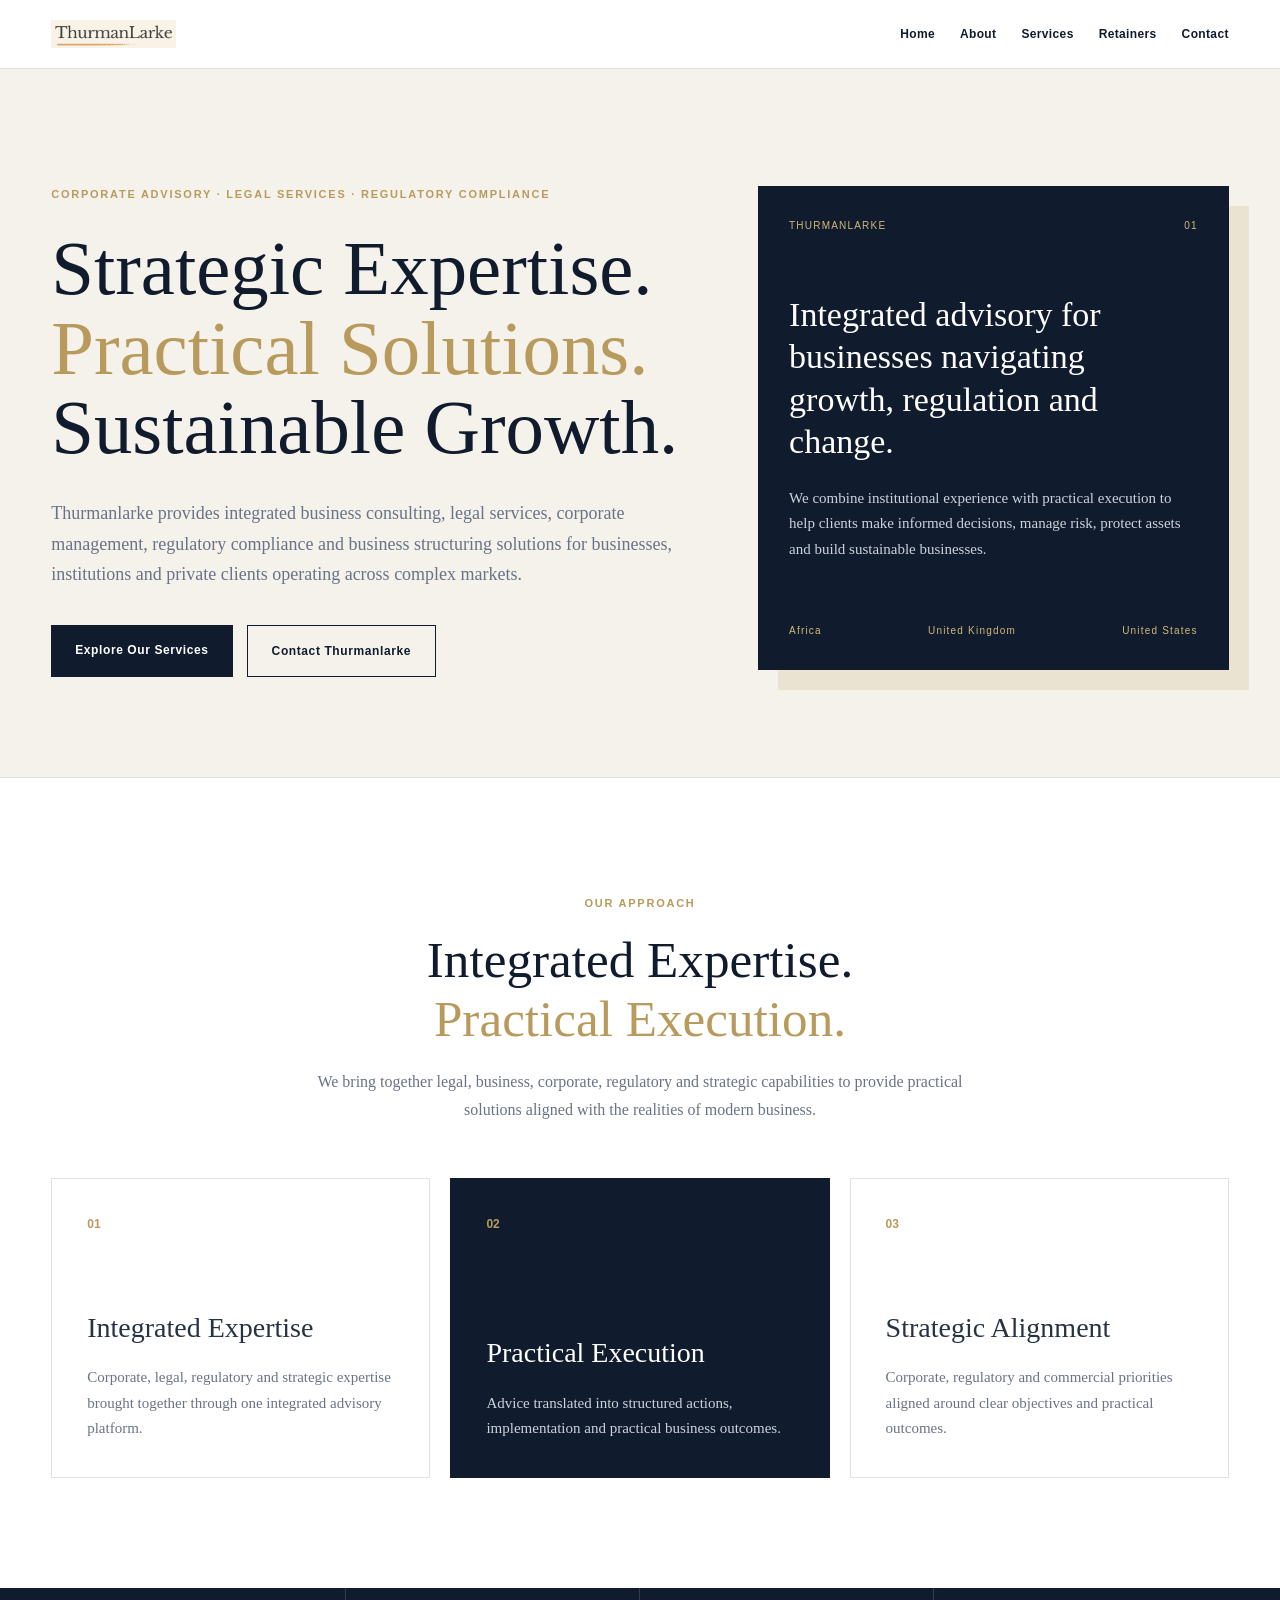
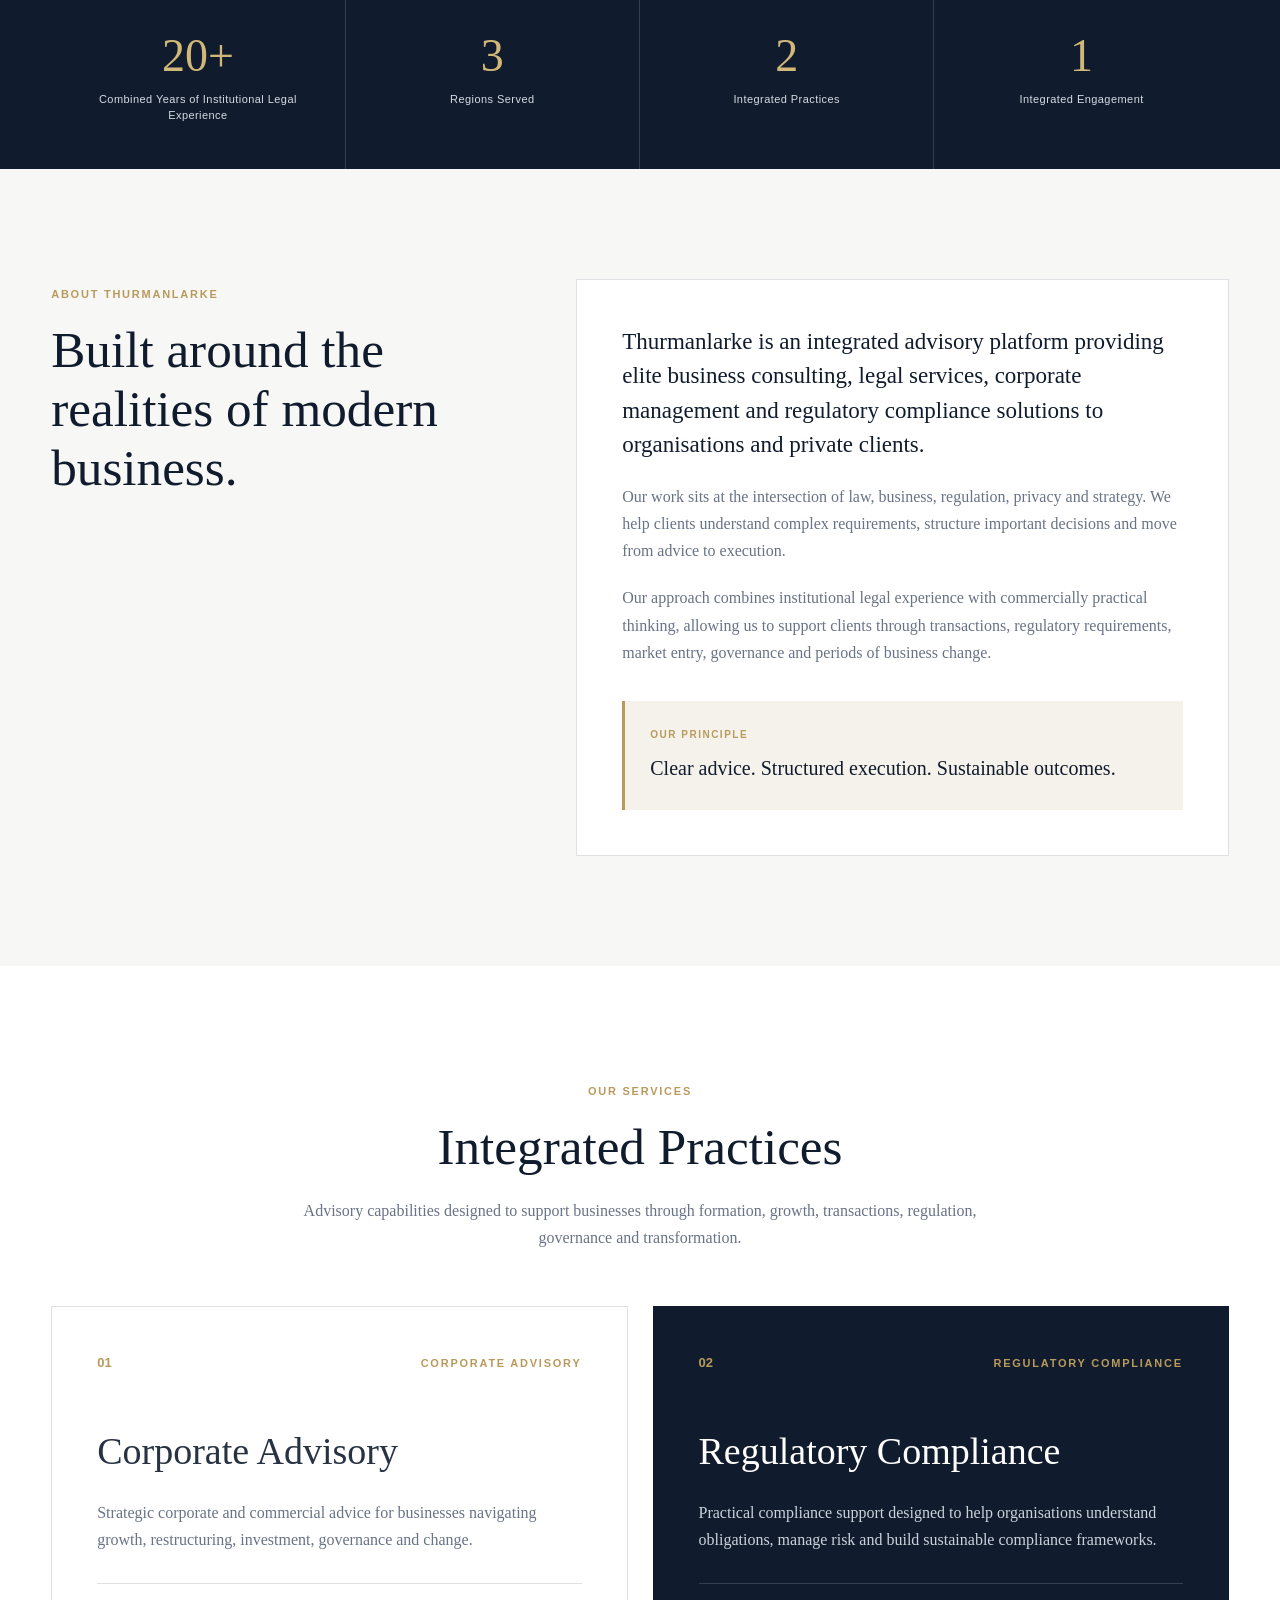
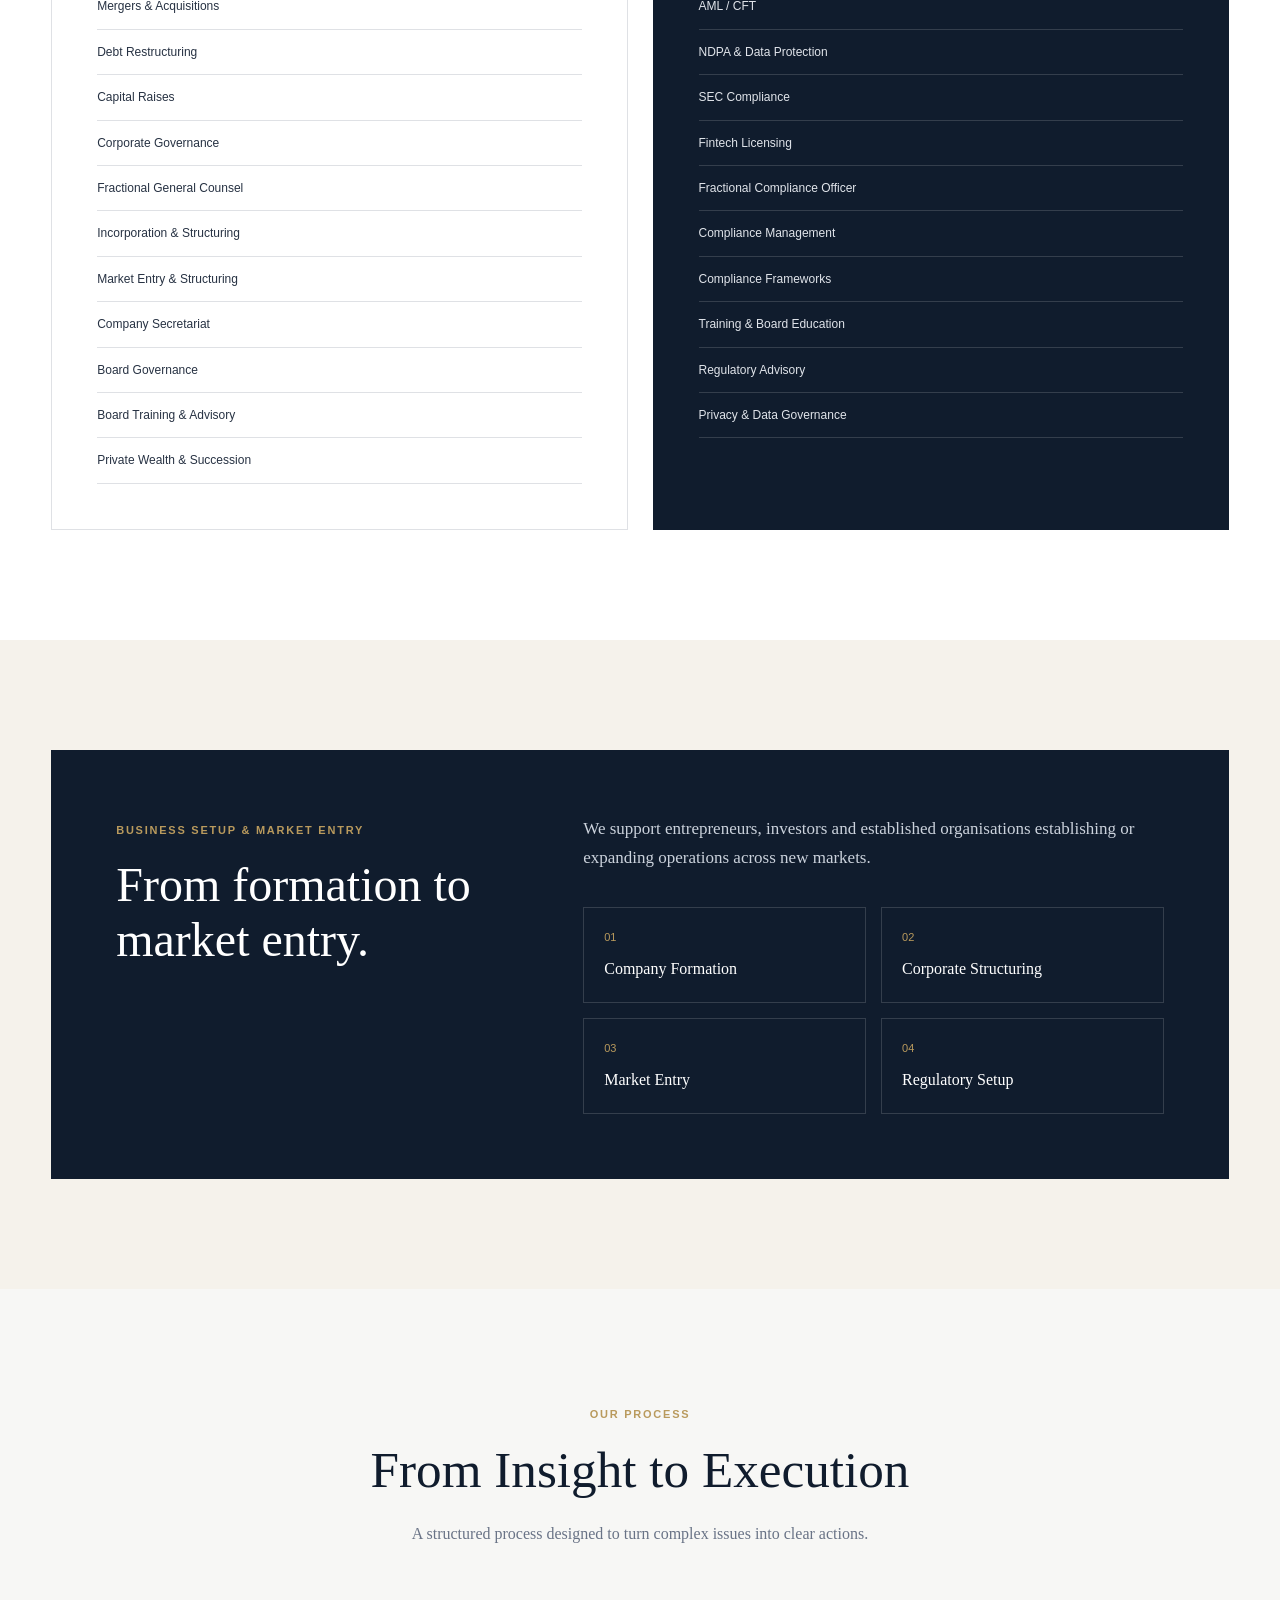
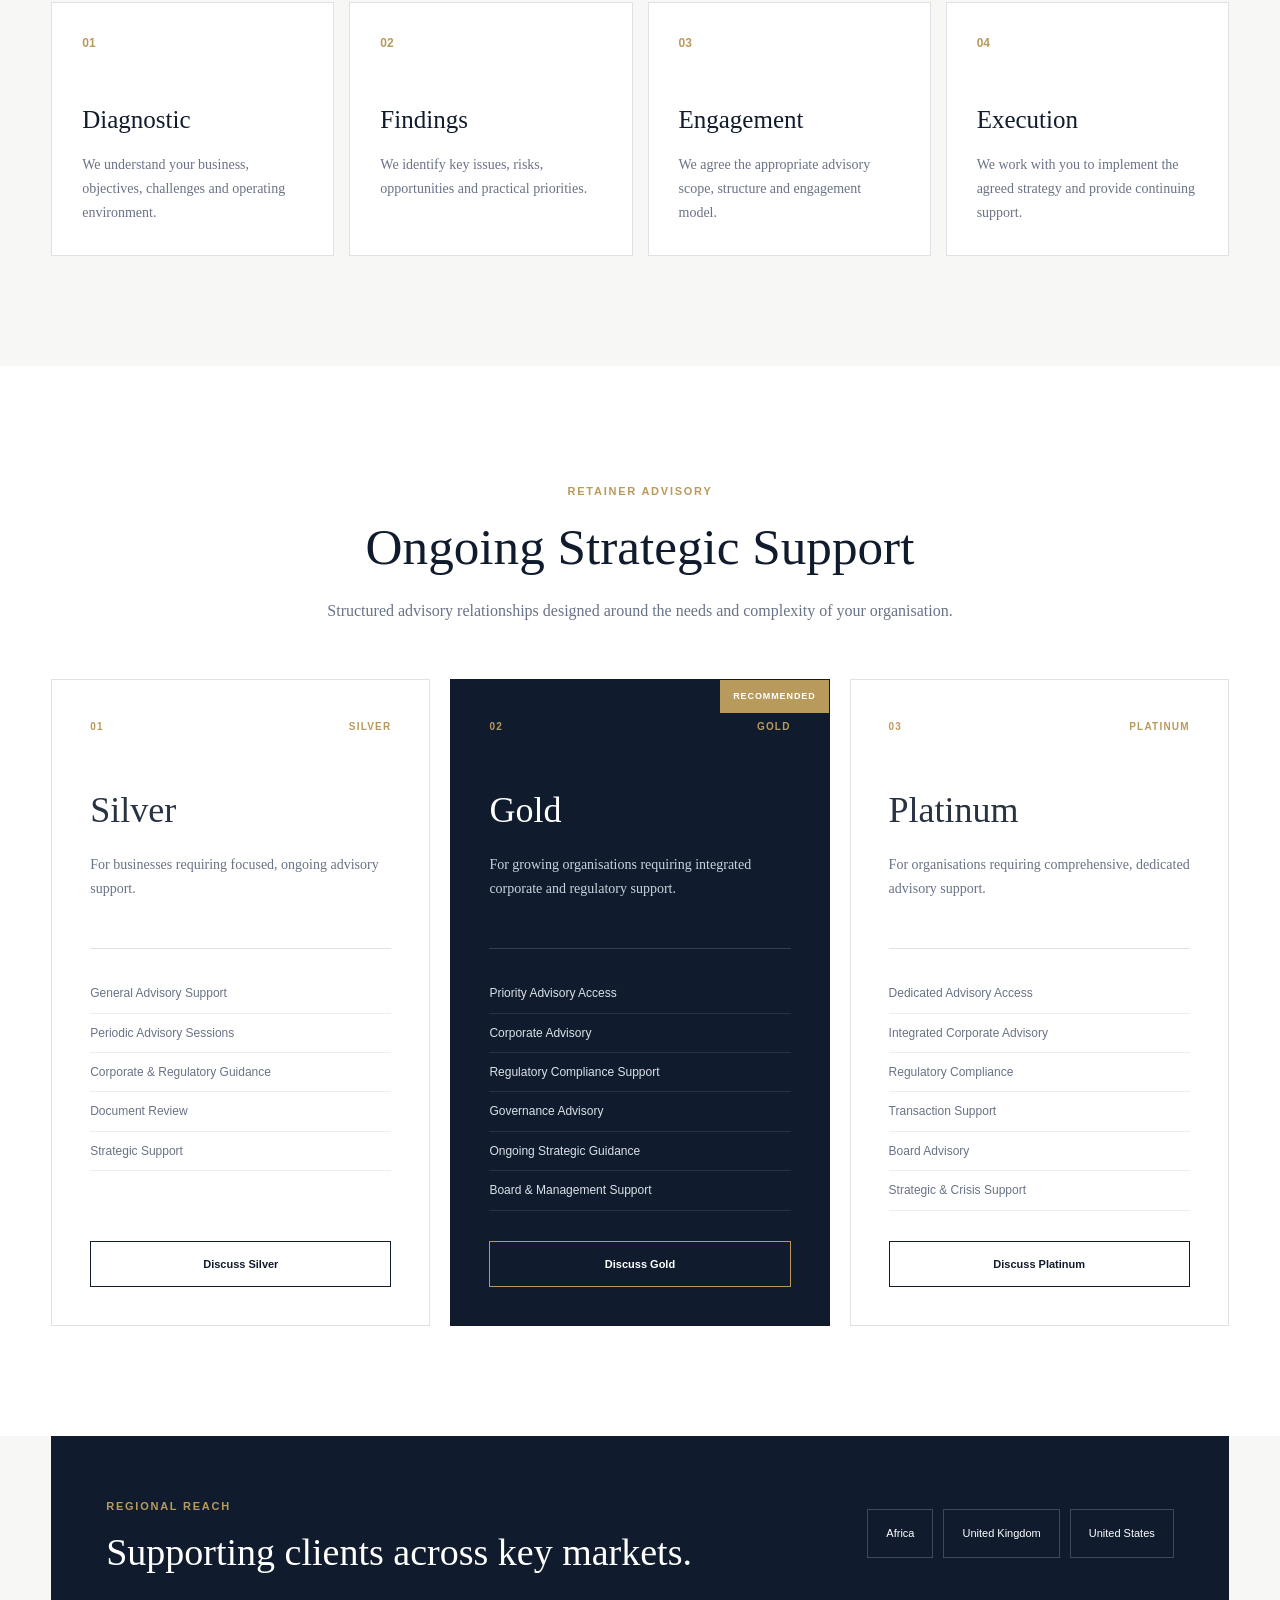
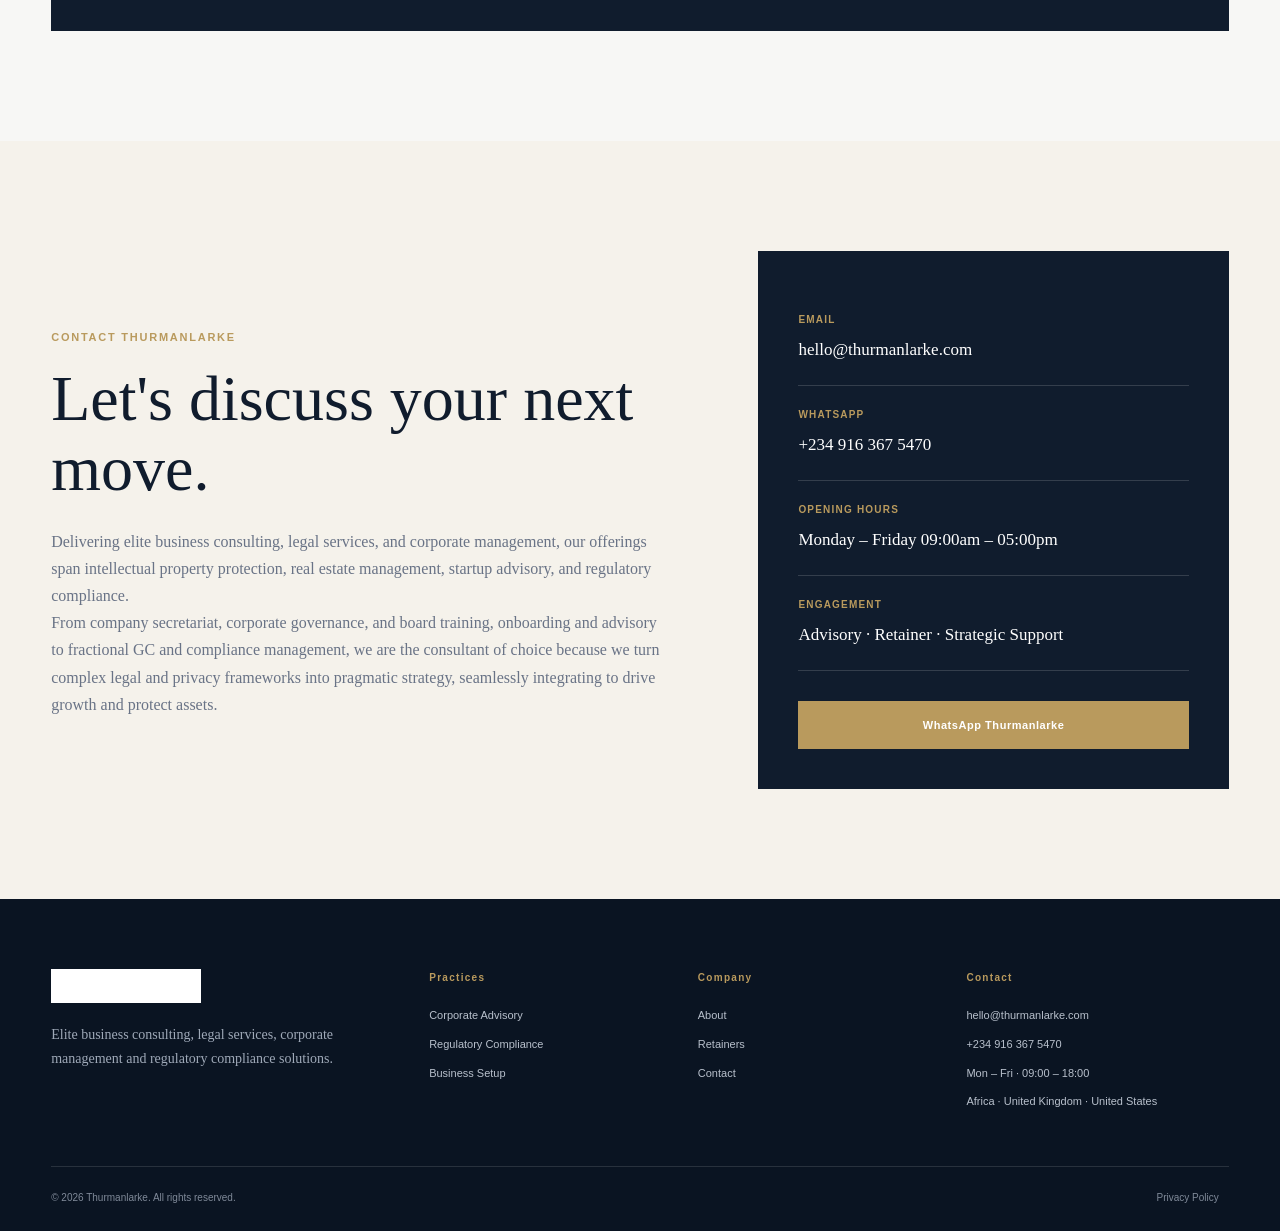
<file: templates/index.html>
<!DOCTYPE html>
<html lang="en">

<head>
    <meta charset="UTF-8">
    <meta name="viewport" content="width=device-width, initial-scale=1.0">

    <title>Thurmanlarke | Corporate Advisory & Regulatory Compliance</title>

    <meta
        name="description"
        content="Thurmanlarke provides elite business consulting, legal services, corporate management, regulatory compliance and business setup solutions across Africa, the United Kingdom and the United States."
    >

    <link rel="stylesheet" href="/static/css/style.css">
</head>

<body>

<header class="site-header">
    <div class="container nav-container">

        <a href="/" class="brand">
            <img
                src="/static/images/thurmanlarke-logo.png"
                alt="Thurmanlarke Logo"
            >
        </a>

        <nav class="main-nav">
            <a href="#home">Home</a>
            <a href="#about">About</a>
            <a href="#services">Services</a>
            <a href="#retainers">Retainers</a>
            <a href="#contact">Contact</a>
        </nav>

    </div>
</header>


<main>

<!-- =========================================================
     HERO
========================================================= -->

<section id="home" class="hero">

    <div class="container hero-grid">

        <div class="hero-content">

            <div class="eyebrow">
                CORPORATE ADVISORY · LEGAL SERVICES · REGULATORY COMPLIANCE
            </div>

            <h1>
                Strategic Expertise.
                <span>Practical Solutions.</span>
                Sustainable Growth.
            </h1>

            <p class="hero-text">
                Thurmanlarke provides integrated business consulting,
                legal services, corporate management, regulatory
                compliance and business structuring solutions for
                businesses, institutions and private clients operating
                across complex markets.
            </p>

            <div class="hero-actions">

                <a href="#services" class="primary-button">
                    Explore Our Services
                </a>

                <a href="#contact" class="secondary-button">
                    Contact Thurmanlarke
                </a>

            </div>

        </div>


        <div class="hero-panel">

            <div class="hero-panel-top">
                <span>THURMANLARKE</span>
                <span>01</span>
            </div>

            <div class="hero-panel-content">

                <h3>
                    Integrated advisory for
                    businesses navigating
                    growth, regulation and change.
                </h3>

                <p>
                    We combine institutional experience with practical
                    execution to help clients make informed decisions,
                    manage risk, protect assets and build sustainable
                    businesses.
                </p>

            </div>

            <div class="hero-panel-bottom">
                <span>Africa</span>
                <span>United Kingdom</span>
                <span>United States</span>
            </div>

        </div>

    </div>

</section>


<!-- =========================================================
     INTEGRATED EXPERTISE
========================================================= -->

<section class="expertise-section">

    <div class="container">

        <div class="section-intro centered">

            <span class="section-label">
                OUR APPROACH
            </span>

            <h2>
                Integrated Expertise.
                <br>
                <span>Practical Execution.</span>
            </h2>

            <p>
                We bring together legal, business, corporate,
                regulatory and strategic capabilities to provide
                practical solutions aligned with the realities
                of modern business.
            </p>

        </div>


        <div class="expertise-grid">

            <div class="expertise-box">

                <div class="box-number">
                    01
                </div>

                <div>
                    <h3>
                        Integrated Expertise
                    </h3>

                    <p>
                        Corporate, legal, regulatory and strategic
                        expertise brought together through one
                        integrated advisory platform.
                    </p>
                </div>

            </div>


            <div class="expertise-box featured-box">

                <div class="box-number">
                    02
                </div>

                <div>
                    <h3>
                        Practical Execution
                    </h3>

                    <p>
                        Advice translated into structured actions,
                        implementation and practical business outcomes.
                    </p>
                </div>

            </div>


            <div class="expertise-box">

                <div class="box-number">
                    03
                </div>

                <div>
                    <h3>
                        Strategic Alignment
                    </h3>

                    <p>
                        Corporate, regulatory and commercial priorities
                        aligned around clear objectives and practical
                        outcomes.
                    </p>
                </div>

            </div>

        </div>

    </div>

</section>


<!-- =========================================================
     STATS
========================================================= -->

<section class="stats-section">

    <div class="container">

        <div class="stats-grid">

            <div class="stat-box">
                <strong>20+</strong>
                <span>
                    Combined Years of Institutional Legal Experience
                </span>
            </div>

            <div class="stat-box">
                <strong>3</strong>
                <span>
                    Regions Served
                </span>
            </div>

            <div class="stat-box">
                <strong>2</strong>
                <span>
                    Integrated Practices
                </span>
            </div>

            <div class="stat-box">
                <strong>1</strong>
                <span>
                    Integrated Engagement
                </span>
            </div>

        </div>

    </div>

</section>


<!-- =========================================================
     ABOUT
========================================================= -->

<section id="about" class="about-section">

    <div class="container">

        <div class="about-grid">

            <div class="section-intro">

                <span class="section-label">
                    ABOUT THURMANLARKE
                </span>

                <h2>
                    Built around the realities
                    of modern business.
                </h2>

            </div>


            <div class="about-content">

                <p class="large-text">
                    Thurmanlarke is an integrated advisory platform
                    providing elite business consulting, legal services,
                    corporate management and regulatory compliance
                    solutions to organisations and private clients.
                </p>

                <p>
                    Our work sits at the intersection of law, business,
                    regulation, privacy and strategy. We help clients
                    understand complex requirements, structure important
                    decisions and move from advice to execution.
                </p>

                <p>
                    Our approach combines institutional legal experience
                    with commercially practical thinking, allowing us to
                    support clients through transactions, regulatory
                    requirements, market entry, governance and periods
                    of business change.
                </p>


                <div class="about-highlight">

                    <span>
                        OUR PRINCIPLE
                    </span>

                    <strong>
                        Clear advice. Structured execution.
                        Sustainable outcomes.
                    </strong>

                </div>

            </div>

        </div>

    </div>

</section>


<!-- =========================================================
     SERVICES
========================================================= -->

<section id="services" class="services-section">

    <div class="container">

        <div class="section-intro centered">

            <span class="section-label">
                OUR SERVICES
            </span>

            <h2>
                Integrated Practices
            </h2>

            <p>
                Advisory capabilities designed to support businesses
                through formation, growth, transactions, regulation,
                governance and transformation.
            </p>

        </div>


        <div class="practice-grid">


            <!-- CORPORATE ADVISORY -->

            <article class="practice-card">

                <div class="practice-header">

                    <span class="practice-number">
                        01
                    </span>

                    <span class="practice-label">
                        CORPORATE ADVISORY
                    </span>

                </div>


                <h3>
                    Corporate Advisory
                </h3>

                <p>
                    Strategic corporate and commercial advice for
                    businesses navigating growth, restructuring,
                    investment, governance and change.
                </p>


                <ul>

                    <li>
                        Mergers & Acquisitions
                    </li>

                    <li>
                        Debt Restructuring
                    </li>

                    <li>
                        Capital Raises
                    </li>

                    <li>
                        Corporate Governance
                    </li>

                    <li>
                        Fractional General Counsel
                    </li>

                    <li>
                        Incorporation & Structuring
                    </li>

                    <li>
                        Market Entry & Structuring
                    </li>

                    <li>
                        Company Secretariat
                    </li>

                    <li>
                        Board Governance
                    </li>

                    <li>
                        Board Training & Advisory
                    </li>

                    <li>
                        Private Wealth & Succession
                    </li>

                </ul>

            </article>


            <!-- REGULATORY COMPLIANCE -->

            <article class="practice-card dark-card">

                <div class="practice-header">

                    <span class="practice-number">
                        02
                    </span>

                    <span class="practice-label">
                        REGULATORY COMPLIANCE
                    </span>

                </div>


                <h3>
                    Regulatory Compliance
                </h3>

                <p>
                    Practical compliance support designed to help
                    organisations understand obligations, manage risk
                    and build sustainable compliance frameworks.
                </p>


                <ul>

                    <li>
                        AML / CFT
                    </li>

                    <li>
                        NDPA & Data Protection
                    </li>

                    <li>
                        SEC Compliance
                    </li>

                    <li>
                        Fintech Licensing
                    </li>

                    <li>
                        Fractional Compliance Officer
                    </li>

                    <li>
                        Compliance Management
                    </li>

                    <li>
                        Compliance Frameworks
                    </li>

                    <li>
                        Training & Board Education
                    </li>

                    <li>
                        Regulatory Advisory
                    </li>

                    <li>
                        Privacy & Data Governance
                    </li>

                </ul>

            </article>

        </div>

    </div>

</section>


<!-- =========================================================
     BUSINESS SETUP
========================================================= -->

<section class="business-section">

    <div class="container">

        <div class="business-box">

            <div class="business-heading">

                <span class="section-label">
                    BUSINESS SETUP & MARKET ENTRY
                </span>

                <h2>
                    From formation to market entry.
                </h2>

            </div>


            <div class="business-content">

                <p>
                    We support entrepreneurs, investors and established
                    organisations establishing or expanding operations
                    across new markets.
                </p>


                <div class="business-items">

                    <div>
                        <span>01</span>
                        <strong>
                            Company Formation
                        </strong>
                    </div>

                    <div>
                        <span>02</span>
                        <strong>
                            Corporate Structuring
                        </strong>
                    </div>

                    <div>
                        <span>03</span>
                        <strong>
                            Market Entry
                        </strong>
                    </div>

                    <div>
                        <span>04</span>
                        <strong>
                            Regulatory Setup
                        </strong>
                    </div>

                </div>

            </div>

        </div>

    </div>

</section>


<!-- =========================================================
     PROCESS
========================================================= -->

<section class="process-section">

    <div class="container">

        <div class="section-intro centered">

            <span class="section-label">
                OUR PROCESS
            </span>

            <h2>
                From Insight to Execution
            </h2>

            <p>
                A structured process designed to turn complex issues
                into clear actions.
            </p>

        </div>


        <div class="process-grid">

            <div class="process-card">

                <span>01</span>

                <h3>
                    Diagnostic
                </h3>

                <p>
                    We understand your business, objectives,
                    challenges and operating environment.
                </p>

            </div>


            <div class="process-card">

                <span>02</span>

                <h3>
                    Findings
                </h3>

                <p>
                    We identify key issues, risks, opportunities
                    and practical priorities.
                </p>

            </div>


            <div class="process-card">

                <span>03</span>

                <h3>
                    Engagement
                </h3>

                <p>
                    We agree the appropriate advisory scope,
                    structure and engagement model.
                </p>

            </div>


            <div class="process-card">

                <span>04</span>

                <h3>
                    Execution
                </h3>

                <p>
                    We work with you to implement the agreed strategy
                    and provide continuing support.
                </p>

            </div>

        </div>

    </div>

</section>


<!-- =========================================================
     RETAINERS
========================================================= -->

<section id="retainers" class="retainer-section">

    <div class="container">

        <div class="section-intro centered">

            <span class="section-label">
                RETAINER ADVISORY
            </span>

            <h2>
                Ongoing Strategic Support
            </h2>

            <p>
                Structured advisory relationships designed around
                the needs and complexity of your organisation.
            </p>

        </div>


        <div class="retainer-grid">


            <div class="retainer-card">

                <div class="retainer-top">
                    <span>01</span>
                    <span>SILVER</span>
                </div>

                <h3>
                    Silver
                </h3>

                <p>
                    For businesses requiring focused,
                    ongoing advisory support.
                </p>

                <div class="retainer-line"></div>

                <ul>

                    <li>
                        General Advisory Support
                    </li>

                    <li>
                        Periodic Advisory Sessions
                    </li>

                    <li>
                        Corporate & Regulatory Guidance
                    </li>

                    <li>
                        Document Review
                    </li>

                    <li>
                        Strategic Support
                    </li>

                </ul>

                <a href="#contact" class="card-button">
                    Discuss Silver
                </a>

            </div>


            <div class="retainer-card recommended">

                <div class="recommended-tag">
                    RECOMMENDED
                </div>

                <div class="retainer-top">
                    <span>02</span>
                    <span>GOLD</span>
                </div>

                <h3>
                    Gold
                </h3>

                <p>
                    For growing organisations requiring integrated
                    corporate and regulatory support.
                </p>

                <div class="retainer-line"></div>

                <ul>

                    <li>
                        Priority Advisory Access
                    </li>

                    <li>
                        Corporate Advisory
                    </li>

                    <li>
                        Regulatory Compliance Support
                    </li>

                    <li>
                        Governance Advisory
                    </li>

                    <li>
                        Ongoing Strategic Guidance
                    </li>

                    <li>
                        Board & Management Support
                    </li>

                </ul>

                <a href="#contact" class="card-button">
                    Discuss Gold
                </a>

            </div>


            <div class="retainer-card">

                <div class="retainer-top">
                    <span>03</span>
                    <span>PLATINUM</span>
                </div>

                <h3>
                    Platinum
                </h3>

                <p>
                    For organisations requiring comprehensive,
                    dedicated advisory support.
                </p>

                <div class="retainer-line"></div>

                <ul>

                    <li>
                        Dedicated Advisory Access
                    </li>

                    <li>
                        Integrated Corporate Advisory
                    </li>

                    <li>
                        Regulatory Compliance
                    </li>

                    <li>
                        Transaction Support
                    </li>

                    <li>
                        Board Advisory
                    </li>

                    <li>
                        Strategic & Crisis Support
                    </li>

                </ul>

                <a href="#contact" class="card-button">
                    Discuss Platinum
                </a>

            </div>

        </div>

    </div>

</section>


<!-- =========================================================
     REGIONS
========================================================= -->

<section class="regions-section">

    <div class="container">

        <div class="regions-box">

            <div>

                <span class="section-label">
                    REGIONAL REACH
                </span>

                <h2>
                    Supporting clients across key markets.
                </h2>

            </div>


            <div class="regions-list">

                <span>
                    Africa
                </span>

                <span>
                    United Kingdom
                </span>

                <span>
                    United States
                </span>

            </div>

        </div>

    </div>

</section>


<!-- =========================================================
     CONTACT
========================================================= -->

<section id="contact" class="contact-section">

    <div class="container">

        <div class="contact-grid">

            <div class="contact-intro">

                <span class="section-label">
                    CONTACT THURMANLARKE
                </span>

                <h2>
                    Let's discuss your next move.
                </h2>

                <p>
                    Delivering elite business consulting, legal services,
                    and corporate management, our offerings span
                    intellectual property protection, real estate
                    management, startup advisory, and regulatory
                    compliance.
                </p>

                <p>
                    From company secretariat, corporate governance,
                    and board training, onboarding and advisory to
                    fractional GC and compliance management, we are
                    the consultant of choice because we turn complex
                    legal and privacy frameworks into pragmatic strategy,
                    seamlessly integrating to drive growth and protect
                    assets.
                </p>

            </div>


            <div class="contact-card">

                <div class="contact-item">

                    <span>
                        EMAIL
                    </span>

                    <a href="mailto:hello@thurmanlarke.com">
                        hello@thurmanlarke.com
                    </a>

                </div>


                <div class="contact-item">

                    <span>
                        WHATSAPP
                    </span>

                    <a
                        href="https://wa.me/2349163675470"
                        target="_blank"
                        rel="noopener noreferrer"
                    >
                        +234 916 367 5470
                    </a>

                </div>


                <div class="contact-item">

                    <span>
                        OPENING HOURS
                    </span>

                    <strong>
                        Monday – Friday
                    </strong>

                    <strong>
                        09:00am – 05:00pm
                    </strong>

                </div>


                <div class="contact-item">

                    <span>
                        ENGAGEMENT
                    </span>

                    <strong>
                        Advisory · Retainer · Strategic Support
                    </strong>

                </div>


                <a
                    href="https://wa.me/2349163675470"
                    target="_blank"
                    rel="noopener noreferrer"
                    class="contact-button"
                >
                    WhatsApp Thurmanlarke
                </a>

            </div>

        </div>

    </div>

</section>

</main>


<!-- =========================================================
     FOOTER
========================================================= -->

<footer class="site-footer">

    <div class="container">

        <div class="footer-main">


            <div class="footer-brand">

                <img
                    src="/static/images/thurmanlarke-logo.png"
                    alt="Thurmanlarke"
                >

                <p>
                    Elite business consulting, legal services,
                    corporate management and regulatory compliance
                    solutions.
                </p>

            </div>


            <div class="footer-column">

                <h4>
                    Practices
                </h4>

                <a href="#services">
                    Corporate Advisory
                </a>

                <a href="#services">
                    Regulatory Compliance
                </a>

                <a href="#services">
                    Business Setup
                </a>

            </div>


            <div class="footer-column">

                <h4>
                    Company
                </h4>

                <a href="#about">
                    About
                </a>

                <a href="#retainers">
                    Retainers
                </a>

                <a href="#contact">
                    Contact
                </a>

            </div>


            <div class="footer-column">

                <h4>
                    Contact
                </h4>

                <a href="mailto:hello@thurmanlarke.com">
                    hello@thurmanlarke.com
                </a>

                <a
                    href="https://wa.me/2349163675470"
                    target="_blank"
                    rel="noopener noreferrer"
                >
                    +234 916 367 5470
                </a>

                <span>
                    Mon – Fri · 09:00 – 18:00
                </span>

                <span>
                    Africa · United Kingdom · United States
                </span>

            </div>

        </div>


        <div class="footer-bottom">

            <span>
                © 2026 Thurmanlarke. All rights reserved.
            </span>

            <div>

                <a href="/privacy">
                    Privacy Policy
                </a>

                <span>
                </a>

            </div>

        </div>

    </div>

</footer>


</body>
</html>
</file>
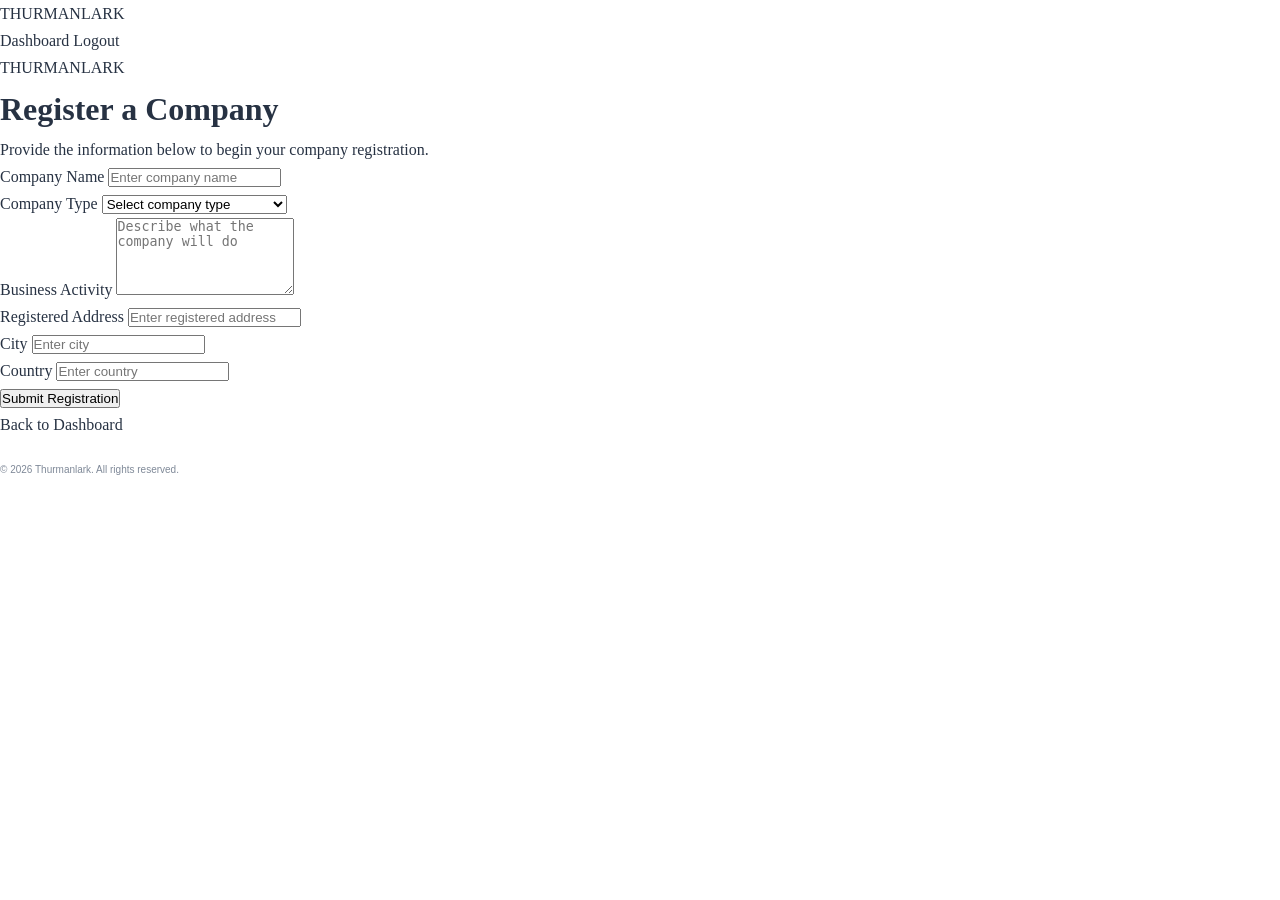
<file: templates/company.html>
<!DOCTYPE html>
<html lang="en">

<head>
    <meta charset="UTF-8">

    <meta
        name="viewport"
        content="width=device-width, initial-scale=1.0"
    >

    <title>Register a Company | Thurmanlark</title>

    <link
        rel="stylesheet"
        href="/static/css/style.css"
    >
</head>

<body>

    <header>

        <nav class="navbar">

            <div class="logo">
                THURMANLARK
            </div>

            <div class="nav-links">

                <a href="/dashboard">
                    Dashboard
                </a>

                <a href="/logout">
                    Logout
                </a>

            </div>

        </nav>

    </header>


    <main class="auth-page">

        <div class="auth-container">

            <div class="auth-heading">

                <p class="small-title">
                    THURMANLARK
                </p>

                <h1>
                    Register a Company
                </h1>

                <p>
                    Provide the information below to
                    begin your company registration.
                </p>

            </div>


            <form
                action="/company/register"
                method="POST"
            >

                <div class="form-group">

                    <label for="company_name">
                        Company Name
                    </label>

                    <input
                        type="text"
                        id="company_name"
                        name="company_name"
                        placeholder="Enter company name"
                        required
                    >

                </div>


                <div class="form-group">

                    <label for="company_type">
                        Company Type
                    </label>

                    <select
                        id="company_type"
                        name="company_type"
                        required
                    >

                        <option value="">
                            Select company type
                        </option>

                        <option value="Private Limited Company">
                            Private Limited Company
                        </option>

                        <option value="Public Limited Company">
                            Public Limited Company
                        </option>

                        <option value="Limited Liability Partnership">
                            Limited Liability Partnership
                        </option>

                        <option value="Partnership">
                            Partnership
                        </option>

                        <option value="Sole Proprietorship">
                            Sole Proprietorship
                        </option>

                    </select>

                </div>


                <div class="form-group">

                    <label for="business_activity">
                        Business Activity
                    </label>

                    <textarea
                        id="business_activity"
                        name="business_activity"
                        placeholder="Describe what the company will do"
                        rows="5"
                        required
                    ></textarea>

                </div>


                <div class="form-group">

                    <label for="address">
                        Registered Address
                    </label>

                    <input
                        type="text"
                        id="address"
                        name="address"
                        placeholder="Enter registered address"
                        required
                    >

                </div>


                <div class="form-group">

                    <label for="city">
                        City
                    </label>

                    <input
                        type="text"
                        id="city"
                        name="city"
                        placeholder="Enter city"
                        required
                    >

                </div>


                <div class="form-group">

                    <label for="country">
                        Country
                    </label>

                    <input
                        type="text"
                        id="country"
                        name="country"
                        placeholder="Enter country"
                        required
                    >

                </div>


                <button
                    type="submit"
                    class="auth-button"
                >
                    Submit Registration
                </button>

            </form>


            <div class="auth-footer">

                <a href="/dashboard">
                    Back to Dashboard
                </a>

            </div>

        </div>

    </main>


    <footer>

        <div class="footer-bottom">
            © 2026 Thurmanlark. All rights reserved.
        </div>

    </footer>

</body>

</html>
</file>
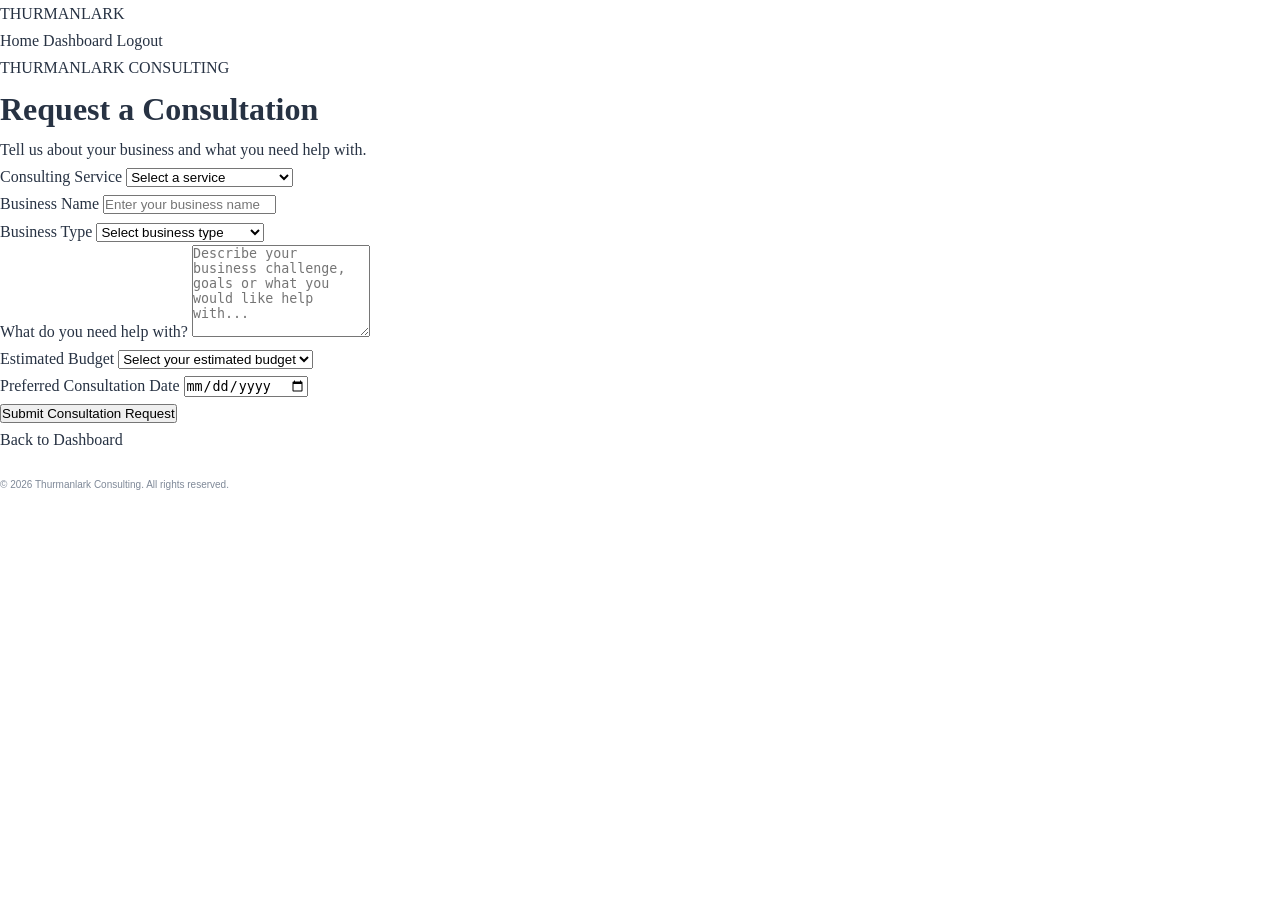
<file: templates/consultation.html>
<!DOCTYPE html>
<html lang="en">

<head>

    <meta charset="UTF-8">

    <meta
        name="viewport"
        content="width=device-width, initial-scale=1.0"
    >

    <title>
        Request Consultation | Thurmanlark
    </title>

    <link
        rel="stylesheet"
        href="/static/css/style.css"
    >

</head>


<body>


    <header>

        <nav class="navbar">

            <div class="logo">
                THURMANLARK
            </div>

            <div class="nav-links">

                <a href="/">
                    Home
                </a>

                <a href="/dashboard">
                    Dashboard
                </a>

                <a href="/logout">
                    Logout
                </a>

            </div>

        </nav>

    </header>



    <main class="auth-page">

        <div class="auth-container">


            <div class="auth-heading">

                <p class="small-title">
                    THURMANLARK CONSULTING
                </p>

                <h1>
                    Request a Consultation
                </h1>

                <p>
                    Tell us about your business and
                    what you need help with.
                </p>

            </div>



            <form
                action="/consultation"
                method="POST"
            >


                <!-- Service -->

                <div class="form-group">

                    <label for="service">
                        Consulting Service
                    </label>

                    <select
                        id="service"
                        name="service"
                        required
                    >

                        <option value="">
                            Select a service
                        </option>

                        <option value="Business Consulting">
                            Business Consulting
                        </option>

                        <option value="Business Strategy">
                            Business Strategy
                        </option>

                        <option value="Management Consulting">
                            Management Consulting
                        </option>

                        <option value="Technology Consulting">
                            Technology Consulting
                        </option>

                        <option value="Marketing Consulting">
                            Marketing Consulting
                        </option>

                        <option value="Business Advisory">
                            Business Advisory
                        </option>

                    </select>

                </div>



                <!-- Business Name -->

                <div class="form-group">

                    <label for="business_name">
                        Business Name
                    </label>

                    <input
                        type="text"
                        id="business_name"
                        name="business_name"
                        placeholder="Enter your business name"
                        required
                    >

                </div>



                <!-- Business Type -->

                <div class="form-group">

                    <label for="business_type">
                        Business Type
                    </label>

                    <select
                        id="business_type"
                        name="business_type"
                        required
                    >

                        <option value="">
                            Select business type
                        </option>

                        <option value="Startup">
                            Startup
                        </option>

                        <option value="Small Business">
                            Small Business
                        </option>

                        <option value="Medium Business">
                            Medium Business
                        </option>

                        <option value="Large Business">
                            Large Business
                        </option>

                        <option value="Individual / Entrepreneur">
                            Individual / Entrepreneur
                        </option>

                    </select>

                </div>



                <!-- Description -->

                <div class="form-group">

                    <label for="description">
                        What do you need help with?
                    </label>

                    <textarea
                        id="description"
                        name="description"
                        rows="6"
                        placeholder="Describe your business challenge, goals or what you would like help with..."
                        required
                    ></textarea>

                </div>



                <!-- Budget -->

                <div class="form-group">

                    <label for="budget">
                        Estimated Budget
                    </label>

                    <select
                        id="budget"
                        name="budget"
                        required
                    >

                        <option value="">
                            Select your estimated budget
                        </option>

                        <option value="Under $1,000">
                            Under $1,000
                        </option>

                        <option value="$1,000 - $5,000">
                            $1,000 - $5,000
                        </option>

                        <option value="$5,000 - $10,000">
                            $5,000 - $10,000
                        </option>

                        <option value="$10,000 - $25,000">
                            $10,000 - $25,000
                        </option>

                        <option value="$25,000+">
                            $25,000+
                        </option>

                        <option value="Not sure">
                            Not sure
                        </option>

                    </select>

                </div>



                <!-- Preferred Date -->

                <div class="form-group">

                    <label for="preferred_date">
                        Preferred Consultation Date
                    </label>

                    <input
                        type="date"
                        id="preferred_date"
                        name="preferred_date"
                        required
                    >

                </div>



                <!-- Submit -->

                <button
                    type="submit"
                    class="auth-button"
                >
                    Submit Consultation Request
                </button>


            </form>



            <div class="auth-footer">

                <a href="/dashboard">
                    Back to Dashboard
                </a>

            </div>


        </div>

    </main>



    <footer>

        <div class="footer-bottom">

            © 2026 Thurmanlark Consulting.
            All rights reserved.

        </div>

    </footer>


</body>

</html>
</file>
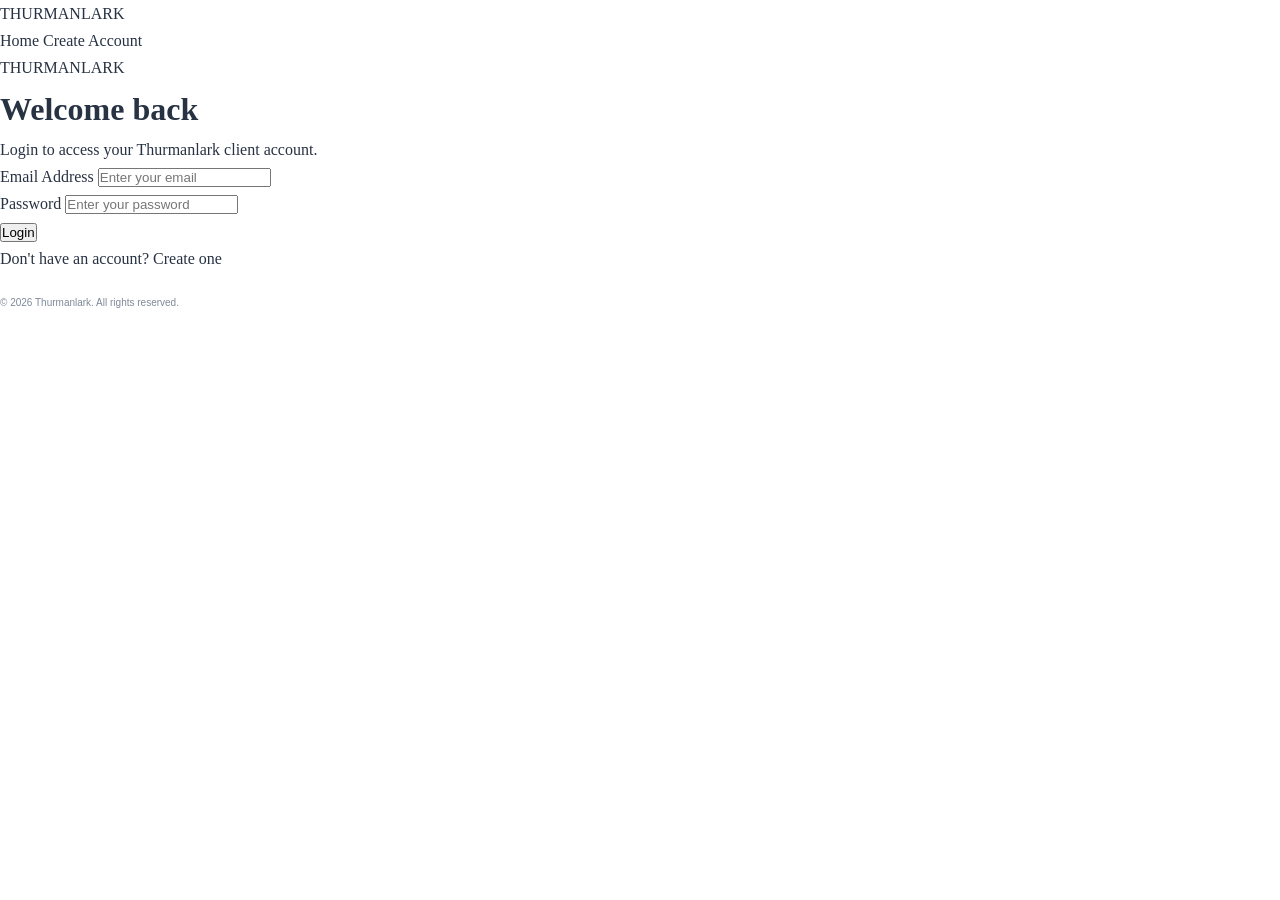
<file: templates/login.html>
<!DOCTYPE html>
<html lang="en">

<head>
    <meta charset="UTF-8">
    <meta name="viewport" content="width=device-width, initial-scale=1.0">

    <title>Login | Thurmanlark</title>

    <link rel="stylesheet" href="/static/css/style.css">
</head>

<body>

    <header>
        <nav class="navbar">

            <div class="logo">
                THURMANLARK
            </div>

            <div class="nav-links">
                <a href="/">Home</a>
                <a href="/register">Create Account</a>
            </div>

        </nav>
    </header>


    <main class="auth-page">

        <div class="auth-container">

            <div class="auth-heading">

                <p class="small-title">
                    THURMANLARK
                </p>

                <h1>
                    Welcome back
                </h1>

                <p>
                    Login to access your Thurmanlark
                    client account.
                </p>

            </div>


            <form action="/login" method="POST">

                <div class="form-group">

                    <label for="email">
                        Email Address
                    </label>

                    <input
                        type="email"
                        id="email"
                        name="email"
                        placeholder="Enter your email"
                        required
                    >

                </div>


                <div class="form-group">

                    <label for="password">
                        Password
                    </label>

                    <input
                        type="password"
                        id="password"
                        name="password"
                        placeholder="Enter your password"
                        required
                    >

                </div>


                <button type="submit" class="auth-button">
                    Login
                </button>

            </form>


            <div class="auth-footer">

                <p>
                    Don't have an account?
                    <a href="/register">Create one</a>
                </p>

            </div>

        </div>

    </main>


    <footer>

        <div class="footer-bottom">
            © 2026 Thurmanlark. All rights reserved.
        </div>

    </footer>

</body>

</html>
</file>
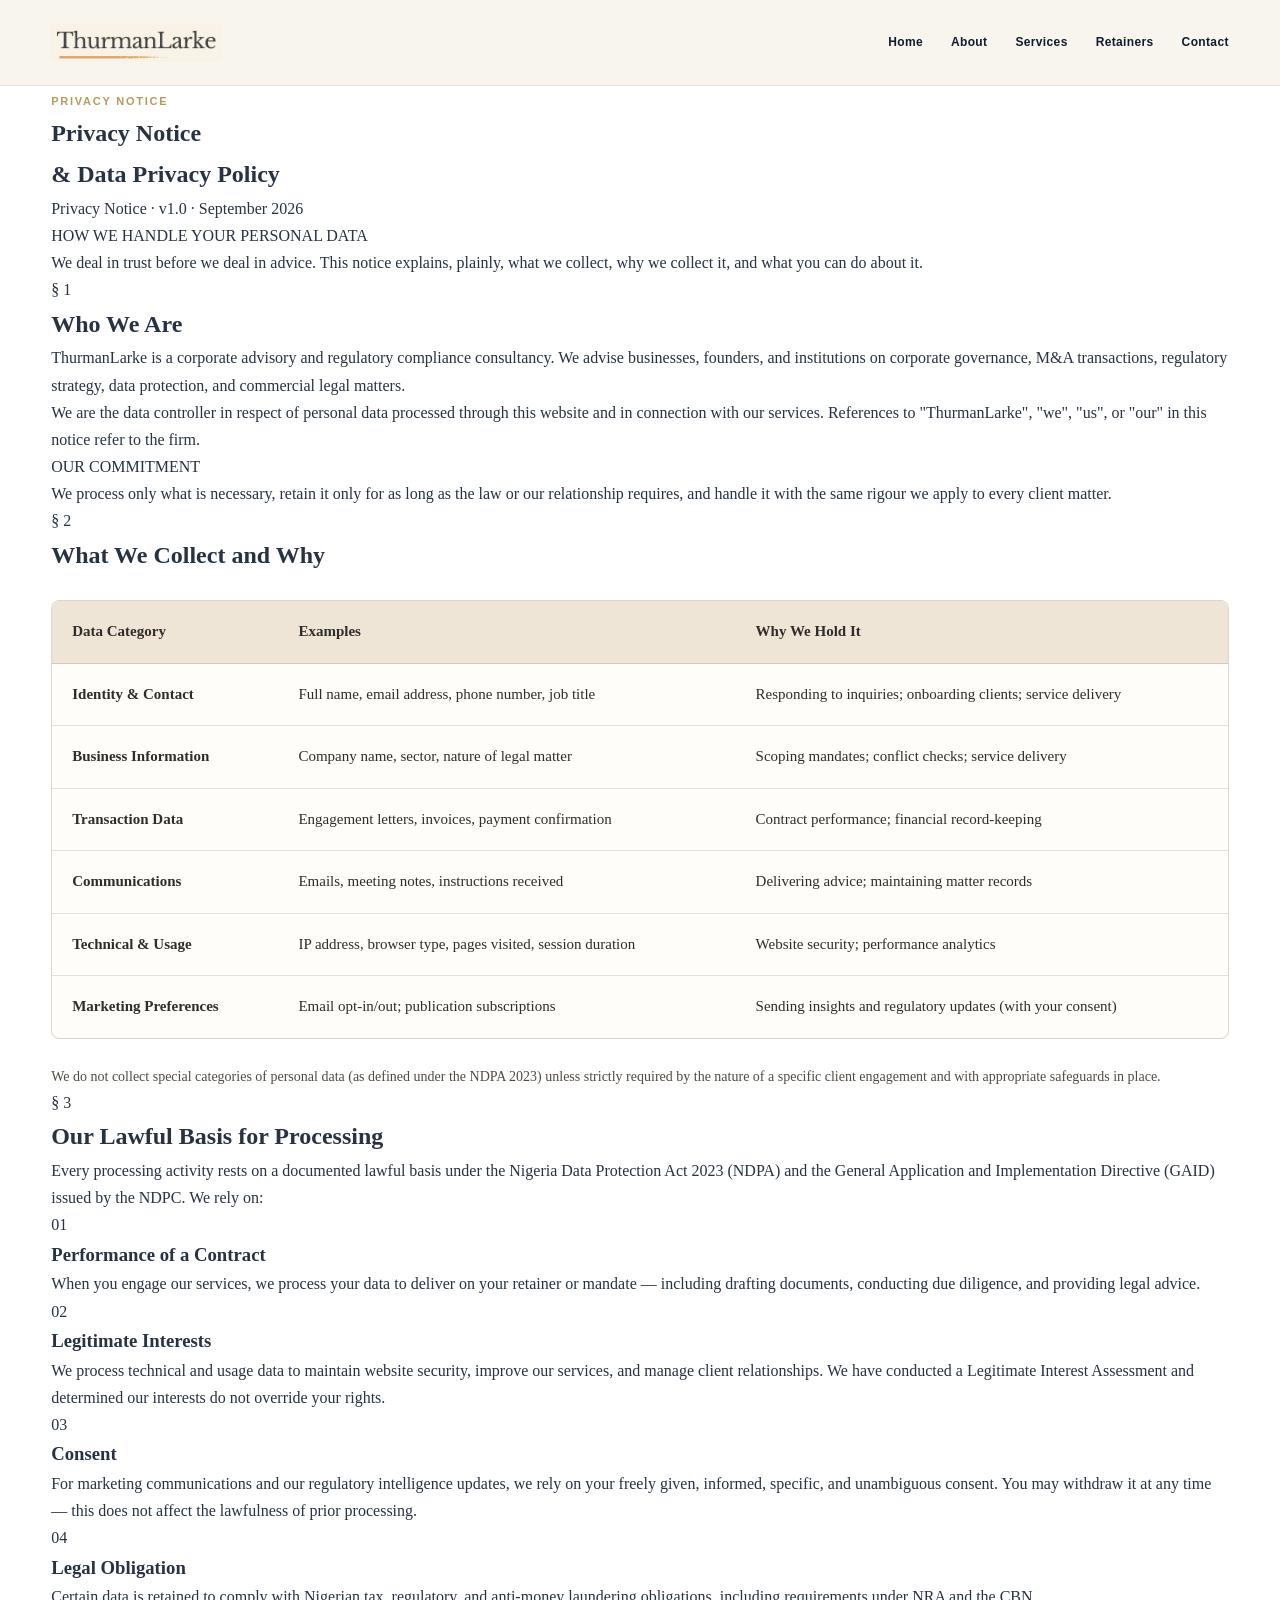
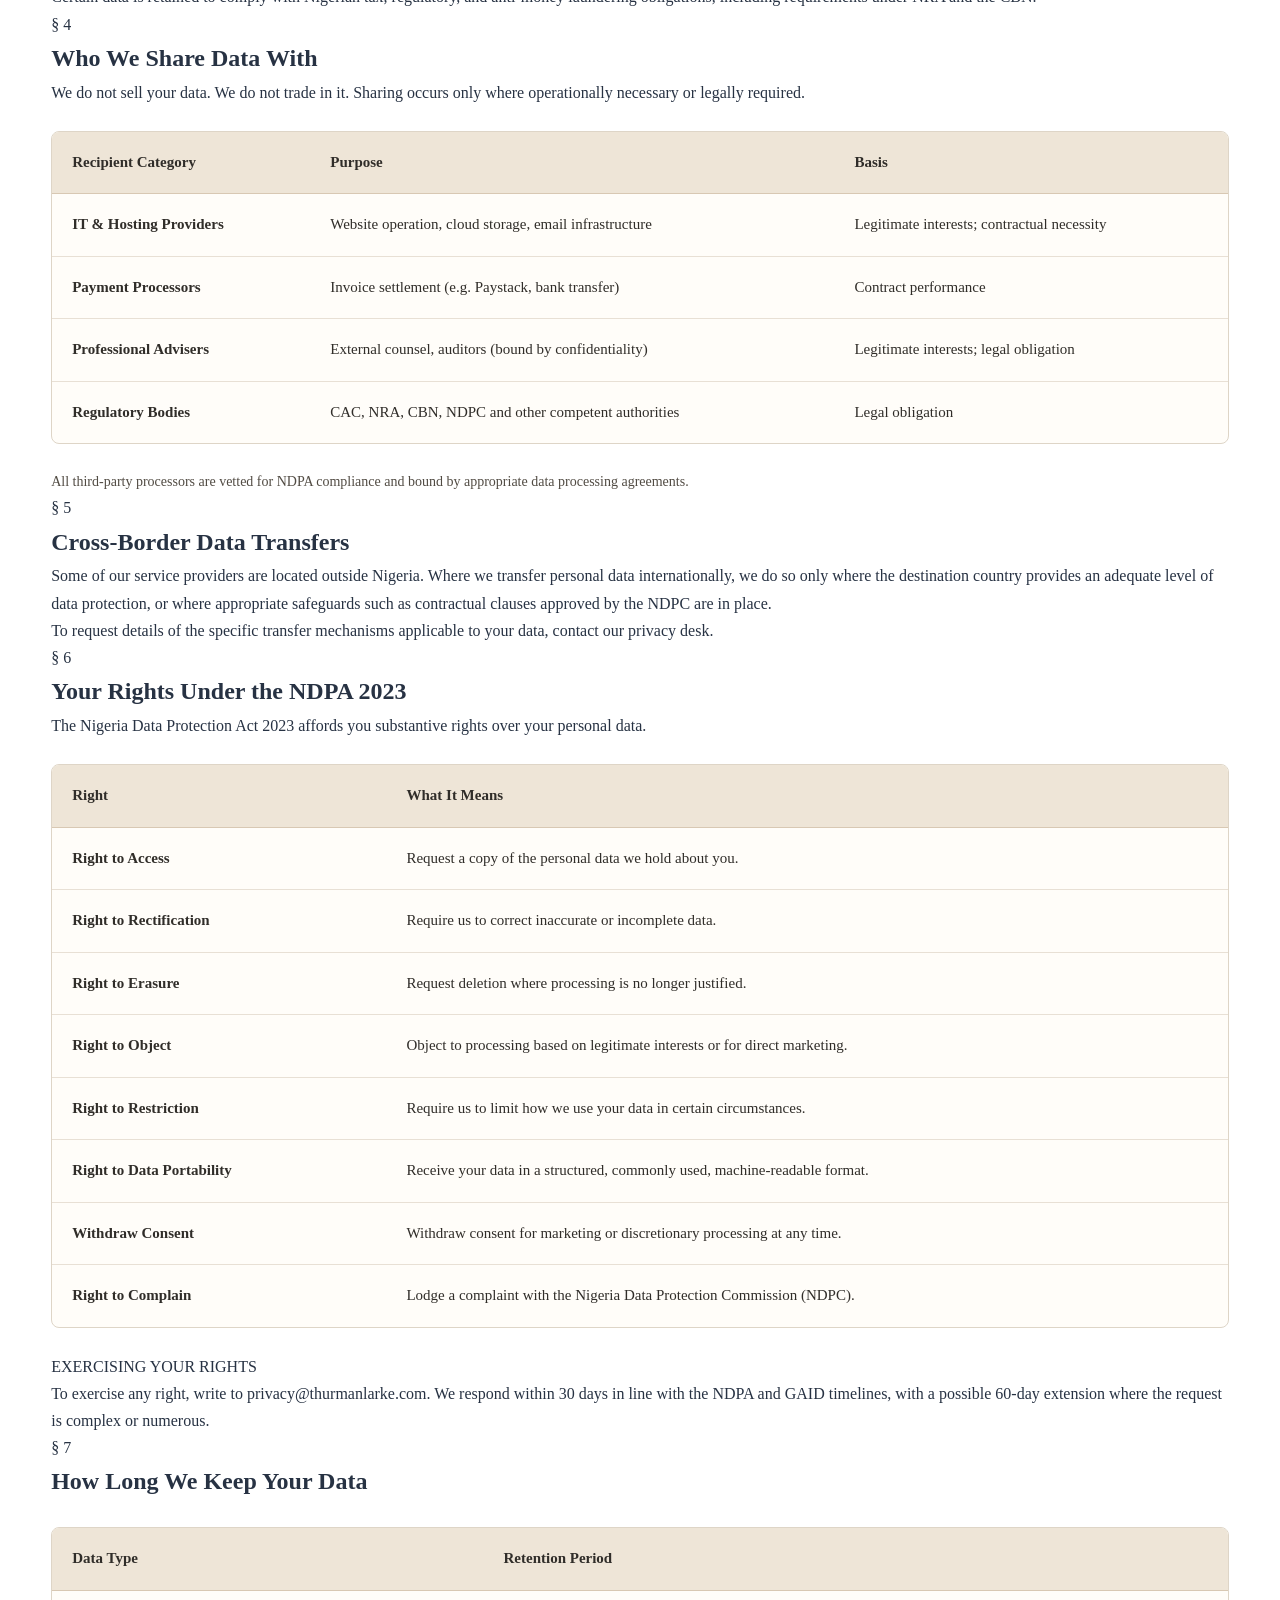
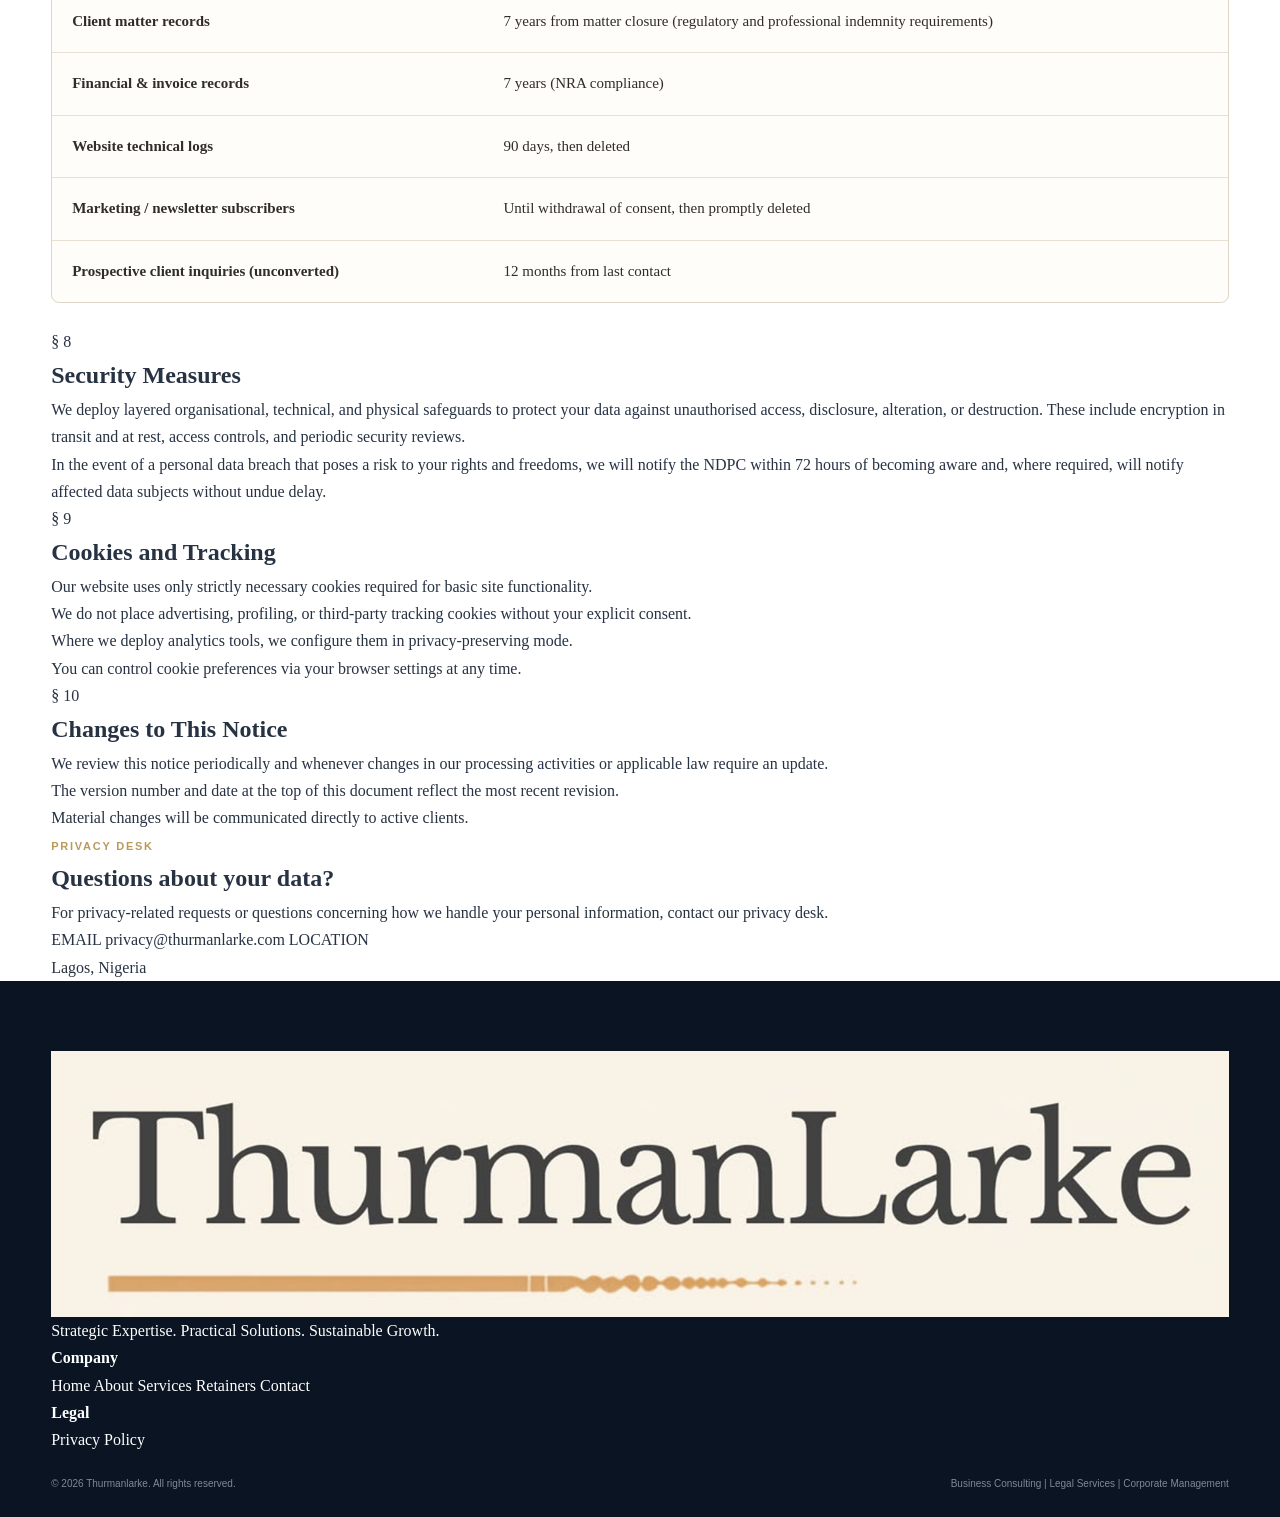
<file: templates/privacy.html>
<!DOCTYPE html>
<html lang="en">
<head>
    <meta charset="UTF-8">
    <meta name="viewport" content="width=device-width, initial-scale=1.0">

    <title>Privacy Policy | Thurmanlarke</title>
    <meta name="description" content="Thurmanlarke Privacy Notice and Data Privacy Policy.">

    <link rel="stylesheet" href="/static/css/style.css">

    <style>
        /* PRIVACY PAGE HEADER */
        .site-header {
            width: 100%;
            background: #f8f5ef;
            position: relative;
            z-index: 100;
        }

        .site-header .nav-container {
            display: flex;
            align-items: center;
            justify-content: space-between;
            min-height: 85px;
            padding-top: 10px;
            padding-bottom: 10px;
        }

        .site-header .logo {
            display: flex;
            align-items: center;
            flex-shrink: 0;
            margin: 0;
            padding: 0;
        }

        .site-header .logo img {
            display: block;
            width: 170px;
            max-width: 100%;
            height: auto;
            object-fit: contain;
        }

        .site-header .main-nav {
            display: flex;
            align-items: center;
            justify-content: flex-end;
            gap: 28px;
        }

        .site-header .main-nav a {
            text-decoration: none;
        }

        /* PRIVACY TABLES */
        .privacy-table-wrapper {
            width: 100%;
            overflow-x: auto;
            margin: 25px 0;
            border: 1px solid #ded5c7;
            border-radius: 8px;
            background: #fffdf9;
        }

        .privacy-table {
            width: 100%;
            border-collapse: collapse;
            text-align: left;
            color: #302d29;
            font-size: 15px;
        }

        .privacy-table th {
            background: #eee5d7;
            color: #302d29;
            font-weight: 600;
            padding: 18px 20px;
            border-bottom: 1px solid #d8c8b3;
        }

        .privacy-table td {
            padding: 18px 20px;
            vertical-align: top;
            line-height: 1.7;
            border-bottom: 1px solid #e8e0d5;
        }

        .privacy-table tbody tr:last-child td {
            border-bottom: none;
        }

        .privacy-table tbody tr:hover {
            background: #f8f3eb;
        }

        .privacy-table td:first-child {
            font-weight: 600;
            min-width: 150px;
        }

        .privacy-note {
            margin-top: 20px;
            line-height: 1.8;
            color: #514b43;
            font-size: 14px;
        }

        @media (max-width: 768px) {
            .site-header .nav-container {
                min-height: auto;
                align-items: flex-start;
                gap: 16px;
                flex-direction: column;
                padding-top: 16px;
                padding-bottom: 16px;
            }

            .site-header .logo img {
                width: 150px;
            }

            .site-header .main-nav {
                flex-wrap: wrap;
                justify-content: flex-start;
                gap: 12px 20px;
            }

            .privacy-table {
                min-width: 650px;
            }

            .privacy-table th,
            .privacy-table td {
                padding: 14px;
            }
        }
    </style>
</head>

<body>

    <!-- HEADER -->
    <header class="site-header">
        <div class="container nav-container">
            <a href="/" class="logo">
                <img src="/static/images/thurmanlarke-logo.png" alt="Thurmanlarke">
            </a>

            <nav class="main-nav">
                <a href="/">Home</a>
                <a href="/#about">About</a>
                <a href="/#services">Services</a>
                <a href="/#retainers">Retainers</a>
                <a href="/#contact">Contact</a>
            </nav>
        </div>
    </header>

    <main>

        <!-- PRIVACY HERO -->
        <section class="privacy-hero">
            <div class="container">
                <span class="section-label">PRIVACY NOTICE</span>

                <h1>
                    Privacy Notice
                    <br>
                    <span>&amp; Data Privacy Policy</span>
                </h1>

                <p class="privacy-version">
                    Privacy Notice · v1.0 · September 2026
                </p>

                <div class="privacy-intro">
                    <span>HOW WE HANDLE YOUR PERSONAL DATA</span>
                    <p>
                        We deal in trust before we deal in advice.
                        This notice explains, plainly, what we
                        collect, why we collect it, and what you
                        can do about it.
                    </p>
                </div>
            </div>
        </section>

        <!-- PRIVACY CONTENT -->
        <section class="privacy-content">
            <div class="container privacy-container">

                <!-- SECTION 1 -->
                <section class="privacy-section" id="who-we-are">
                    <div class="privacy-section-number">§ 1</div>
                    <h2>Who We Are</h2>

                    <p>
                        ThurmanLarke is a corporate advisory and
                        regulatory compliance consultancy. We advise
                        businesses, founders, and institutions on
                        corporate governance, M&amp;A transactions,
                        regulatory strategy, data protection, and
                        commercial legal matters.
                    </p>

                    <p>
                        We are the data controller in respect of
                        personal data processed through this website
                        and in connection with our services.
                        References to "ThurmanLarke", "we", "us",
                        or "our" in this notice refer to the firm.
                    </p>

                    <div class="privacy-highlight">
                        <span>OUR COMMITMENT</span>
                        <p>
                            We process only what is necessary,
                            retain it only for as long as the law
                            or our relationship requires, and handle
                            it with the same rigour we apply to every
                            client matter.
                        </p>
                    </div>
                </section>

                <!-- SECTION 2 -->
                <section class="privacy-section" id="what-we-collect">
                    <div class="privacy-section-number">§ 2</div>
                    <h2>What We Collect and Why</h2>

                    <div class="privacy-table-wrapper">
                        <table class="privacy-table">
                            <thead>
                                <tr>
                                    <th>Data Category</th>
                                    <th>Examples</th>
                                    <th>Why We Hold It</th>
                                </tr>
                            </thead>
                            <tbody>
                                <tr>
                                    <td>Identity &amp; Contact</td>
                                    <td>Full name, email address, phone number, job title</td>
                                    <td>Responding to inquiries; onboarding clients; service delivery</td>
                                </tr>
                                <tr>
                                    <td>Business Information</td>
                                    <td>Company name, sector, nature of legal matter</td>
                                    <td>Scoping mandates; conflict checks; service delivery</td>
                                </tr>
                                <tr>
                                    <td>Transaction Data</td>
                                    <td>Engagement letters, invoices, payment confirmation</td>
                                    <td>Contract performance; financial record-keeping</td>
                                </tr>
                                <tr>
                                    <td>Communications</td>
                                    <td>Emails, meeting notes, instructions received</td>
                                    <td>Delivering advice; maintaining matter records</td>
                                </tr>
                                <tr>
                                    <td>Technical &amp; Usage</td>
                                    <td>IP address, browser type, pages visited, session duration</td>
                                    <td>Website security; performance analytics</td>
                                </tr>
                                <tr>
                                    <td>Marketing Preferences</td>
                                    <td>Email opt-in/out; publication subscriptions</td>
                                    <td>Sending insights and regulatory updates (with your consent)</td>
                                </tr>
                            </tbody>
                        </table>
                    </div>

                    <p class="privacy-note">
                        We do not collect special categories of personal data
                        (as defined under the NDPA 2023) unless strictly required
                        by the nature of a specific client engagement and with
                        appropriate safeguards in place.
                    </p>
                </section>

                <!-- SECTION 3 -->
                <section class="privacy-section" id="lawful-basis">
                    <div class="privacy-section-number">§ 3</div>
                    <h2>Our Lawful Basis for Processing</h2>

                    <p>
                        Every processing activity rests on a documented lawful
                        basis under the Nigeria Data Protection Act 2023 (NDPA)
                        and the General Application and Implementation
                        Directive (GAID) issued by the NDPC. We rely on:
                    </p>

                    <div class="privacy-principles">
                        <article>
                            <span>01</span>
                            <h3>Performance of a Contract</h3>
                            <p>
                                When you engage our services, we process your
                                data to deliver on your retainer or mandate —
                                including drafting documents, conducting due
                                diligence, and providing legal advice.
                            </p>
                        </article>

                        <article>
                            <span>02</span>
                            <h3>Legitimate Interests</h3>
                            <p>
                                We process technical and usage data to maintain
                                website security, improve our services, and manage
                                client relationships. We have conducted a
                                Legitimate Interest Assessment and determined
                                our interests do not override your rights.
                            </p>
                        </article>

                        <article>
                            <span>03</span>
                            <h3>Consent</h3>
                            <p>
                                For marketing communications and our regulatory
                                intelligence updates, we rely on your freely
                                given, informed, specific, and unambiguous consent.
                                You may withdraw it at any time — this does not
                                affect the lawfulness of prior processing.
                            </p>
                        </article>

                        <article>
                            <span>04</span>
                            <h3>Legal Obligation</h3>
                            <p>
                                Certain data is retained to comply with Nigerian
                                tax, regulatory, and anti-money laundering
                                obligations, including requirements under NRA
                                and the CBN.
                            </p>
                        </article>
                    </div>
                </section>

                <!-- SECTION 4 -->
                <section class="privacy-section" id="data-sharing">
                    <div class="privacy-section-number">§ 4</div>
                    <h2>Who We Share Data With</h2>

                    <p>
                        We do not sell your data. We do not trade in it.
                        Sharing occurs only where operationally necessary
                        or legally required.
                    </p>

                    <div class="privacy-table-wrapper">
                        <table class="privacy-table">
                            <thead>
                                <tr>
                                    <th>Recipient Category</th>
                                    <th>Purpose</th>
                                    <th>Basis</th>
                                </tr>
                            </thead>
                            <tbody>
                                <tr>
                                    <td>IT &amp; Hosting Providers</td>
                                    <td>Website operation, cloud storage, email infrastructure</td>
                                    <td>Legitimate interests; contractual necessity</td>
                                </tr>
                                <tr>
                                    <td>Payment Processors</td>
                                    <td>Invoice settlement (e.g. Paystack, bank transfer)</td>
                                    <td>Contract performance</td>
                                </tr>
                                <tr>
                                    <td>Professional Advisers</td>
                                    <td>External counsel, auditors (bound by confidentiality)</td>
                                    <td>Legitimate interests; legal obligation</td>
                                </tr>
                                <tr>
                                    <td>Regulatory Bodies</td>
                                    <td>CAC, NRA, CBN, NDPC and other competent authorities</td>
                                    <td>Legal obligation</td>
                                </tr>
                            </tbody>
                        </table>
                    </div>

                    <p class="privacy-note">
                        All third-party processors are vetted for NDPA compliance
                        and bound by appropriate data processing agreements.
                    </p>
                </section>

                <!-- SECTION 5 -->
                <section class="privacy-section" id="cross-border">
                    <div class="privacy-section-number">§ 5</div>
                    <h2>Cross-Border Data Transfers</h2>

                    <p>
                        Some of our service providers are located outside Nigeria.
                        Where we transfer personal data internationally, we do so
                        only where the destination country provides an adequate
                        level of data protection, or where appropriate safeguards
                        such as contractual clauses approved by the NDPC are in place.
                    </p>

                    <p>
                        To request details of the specific transfer mechanisms
                        applicable to your data, contact our privacy desk.
                    </p>
                </section>

                <!-- SECTION 6 -->
                <section class="privacy-section" id="your-rights">
                    <div class="privacy-section-number">§ 6</div>
                    <h2>Your Rights Under the NDPA 2023</h2>

                    <p>
                        The Nigeria Data Protection Act 2023 affords you
                        substantive rights over your personal data.
                    </p>

                    <div class="privacy-table-wrapper">
                        <table class="privacy-table">
                            <thead>
                                <tr>
                                    <th>Right</th>
                                    <th>What It Means</th>
                                </tr>
                            </thead>
                            <tbody>
                                <tr>
                                    <td>Right to Access</td>
                                    <td>Request a copy of the personal data we hold about you.</td>
                                </tr>
                                <tr>
                                    <td>Right to Rectification</td>
                                    <td>Require us to correct inaccurate or incomplete data.</td>
                                </tr>
                                <tr>
                                    <td>Right to Erasure</td>
                                    <td>Request deletion where processing is no longer justified.</td>
                                </tr>
                                <tr>
                                    <td>Right to Object</td>
                                    <td>Object to processing based on legitimate interests or for direct marketing.</td>
                                </tr>
                                <tr>
                                    <td>Right to Restriction</td>
                                    <td>Require us to limit how we use your data in certain circumstances.</td>
                                </tr>
                                <tr>
                                    <td>Right to Data Portability</td>
                                    <td>Receive your data in a structured, commonly used, machine-readable format.</td>
                                </tr>
                                <tr>
                                    <td>Withdraw Consent</td>
                                    <td>Withdraw consent for marketing or discretionary processing at any time.</td>
                                </tr>
                                <tr>
                                    <td>Right to Complain</td>
                                    <td>Lodge a complaint with the Nigeria Data Protection Commission (NDPC).</td>
                                </tr>
                            </tbody>
                        </table>
                    </div>

                    <div class="privacy-highlight">
                        <span>EXERCISING YOUR RIGHTS</span>
                        <p>
                            To exercise any right, write to privacy@thurmanlarke.com.
                            We respond within 30 days in line with the NDPA and
                            GAID timelines, with a possible 60-day extension where
                            the request is complex or numerous.
                        </p>
                    </div>
                </section>

                <!-- SECTION 7 -->
                <section class="privacy-section" id="retention">
                    <div class="privacy-section-number">§ 7</div>
                    <h2>How Long We Keep Your Data</h2>

                    <div class="privacy-table-wrapper">
                        <table class="privacy-table">
                            <thead>
                                <tr>
                                    <th>Data Type</th>
                                    <th>Retention Period</th>
                                </tr>
                            </thead>
                            <tbody>
                                <tr>
                                    <td>Client matter records</td>
                                    <td>7 years from matter closure (regulatory and professional indemnity requirements)</td>
                                </tr>
                                <tr>
                                    <td>Financial &amp; invoice records</td>
                                    <td>7 years (NRA compliance)</td>
                                </tr>
                                <tr>
                                    <td>Website technical logs</td>
                                    <td>90 days, then deleted</td>
                                </tr>
                                <tr>
                                    <td>Marketing / newsletter subscribers</td>
                                    <td>Until withdrawal of consent, then promptly deleted</td>
                                </tr>
                                <tr>
                                    <td>Prospective client inquiries (unconverted)</td>
                                    <td>12 months from last contact</td>
                                </tr>
                            </tbody>
                        </table>
                    </div>
                </section>

                <!-- SECTION 8 -->
                <section class="privacy-section" id="security">
                    <div class="privacy-section-number">§ 8</div>
                    <h2>Security Measures</h2>

                    <p>
                        We deploy layered organisational, technical, and physical
                        safeguards to protect your data against unauthorised access,
                        disclosure, alteration, or destruction. These include
                        encryption in transit and at rest, access controls, and
                        periodic security reviews.
                    </p>

                    <p>
                        In the event of a personal data breach that poses a risk
                        to your rights and freedoms, we will notify the NDPC within
                        72 hours of becoming aware and, where required, will notify
                        affected data subjects without undue delay.
                    </p>
                </section>

                <!-- SECTION 9 -->
                <section class="privacy-section" id="cookies">
                    <div class="privacy-section-number">§ 9</div>
                    <h2>Cookies and Tracking</h2>

                    <p>
                        Our website uses only strictly necessary cookies required
                        for basic site functionality.
                    </p>

                    <p>
                        We do not place advertising, profiling, or third-party
                        tracking cookies without your explicit consent.
                    </p>

                    <p>
                        Where we deploy analytics tools, we configure them in
                        privacy-preserving mode.
                    </p>

                    <p>
                        You can control cookie preferences via your browser
                        settings at any time.
                    </p>
                </section>

                <!-- SECTION 10 -->
                <section class="privacy-section" id="changes">
                    <div class="privacy-section-number">§ 10</div>
                    <h2>Changes to This Notice</h2>

                    <p>
                        We review this notice periodically and whenever changes
                        in our processing activities or applicable law require
                        an update.
                    </p>

                    <p>
                        The version number and date at the top of this document
                        reflect the most recent revision.
                    </p>

                    <p>
                        Material changes will be communicated directly to
                        active clients.
                    </p>
                </section>

                <!-- PRIVACY DESK -->
                <section class="privacy-desk">
                    <div>
                        <span class="section-label">PRIVACY DESK</span>
                        <h2>Questions about your data?</h2>
                        <p>
                            For privacy-related requests or questions concerning
                            how we handle your personal information, contact our
                            privacy desk.
                        </p>
                    </div>

                    <div class="privacy-desk-contact">
                        <span>EMAIL</span>
                        <a href="mailto:privacy@thurmanlarke.com">privacy@thurmanlarke.com</a>

                        <span>LOCATION</span>
                        <p>Lagos, Nigeria</p>
                    </div>
                </section>

            </div>
        </section>
    </main>

    <!-- FOOTER -->
    <footer class="site-footer">
        <div class="container footer-grid">

            <div>
                <a href="/" class="footer-logo">
                    <img src="/static/images/thurmanlarke-logo.png" alt="Thurmanlarke">
                </a>

                <p>
                    Strategic Expertise.
                    Practical Solutions.
                    Sustainable Growth.
                </p>
            </div>

            <div>
                <h4>Company</h4>
                <a href="/">Home</a>
                <a href="/#about">About</a>
                <a href="/#services">Services</a>
                <a href="/#retainers">Retainers</a>
                <a href="/#contact">Contact</a>
            </div>

            <div>
                <h4>Legal</h4>
                <a href="/privacy">Privacy Policy</a>
            </div>

        </div>

        <div class="container footer-bottom">
            <p>© 2026 Thurmanlarke. All rights reserved.</p>
            <p>Business Consulting | Legal Services | Corporate Management</p>
        </div>
    </footer>

</body>
</html>
</file>
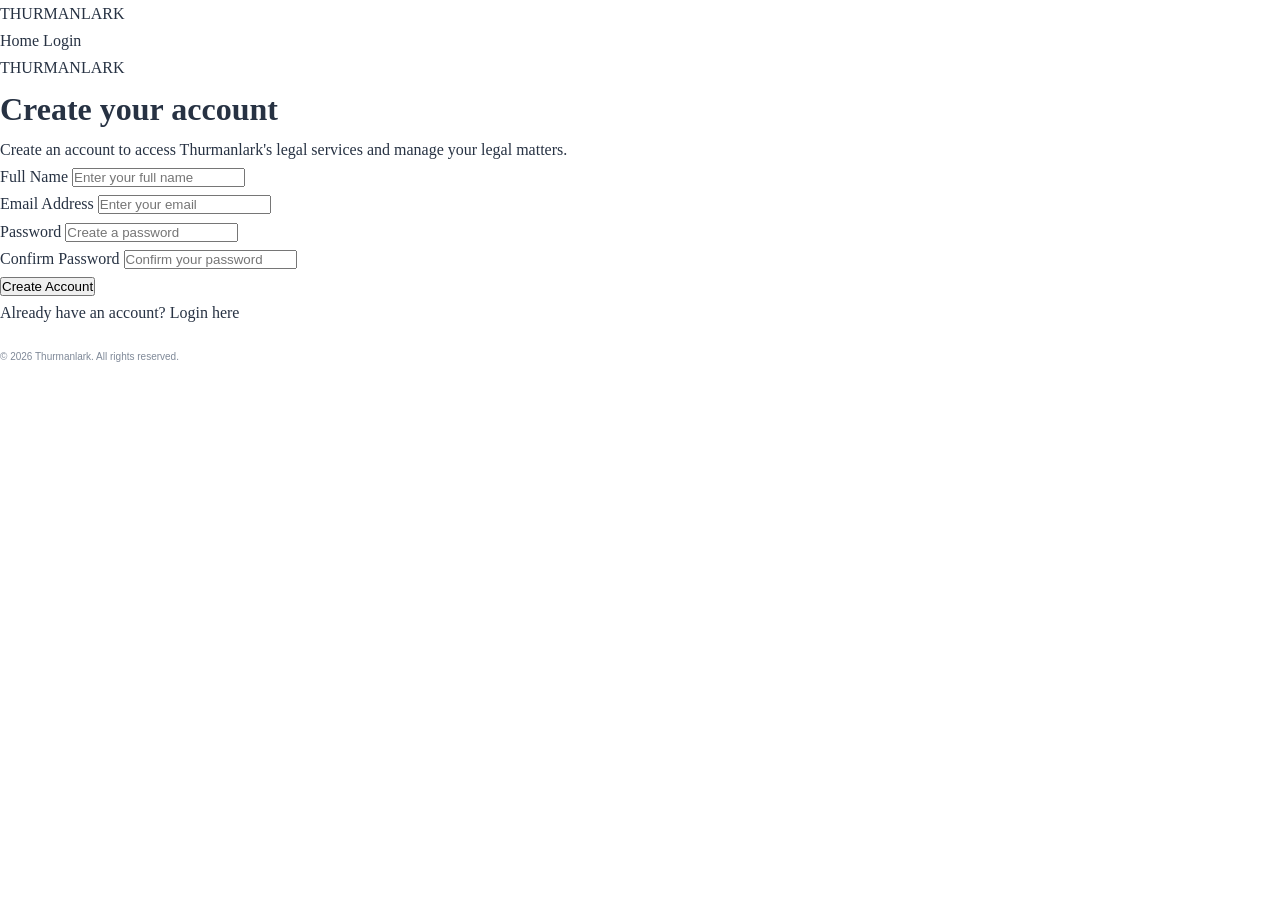
<file: templates/register.html>
<!DOCTYPE html>
<html lang="en">

<head>
    <meta charset="UTF-8">
    <meta name="viewport" content="width=device-width, initial-scale=1.0">

    <title>Create Account | Thurmanlark</title>

    <link rel="stylesheet" href="/static/css/style.css">
</head>

<body>

    <header>
        <nav class="navbar">

            <div class="logo">
                THURMANLARK
            </div>

            <div class="nav-links">
                <a href="/">Home</a>
                <a href="/login">Login</a>
            </div>

        </nav>
    </header>


    <main class="auth-page">

        <div class="auth-container">

            <div class="auth-heading">

                <p class="small-title">
                    THURMANLARK
                </p>

                <h1>
                    Create your account
                </h1>

                <p>
                    Create an account to access Thurmanlark's
                    legal services and manage your legal matters.
                </p>

            </div>


            <form action="/register" method="POST">

                <div class="form-group">

                    <label for="name">
                        Full Name
                    </label>

                    <input
                        type="text"
                        id="name"
                        name="name"
                        placeholder="Enter your full name"
                        required
                    >

                </div>


                <div class="form-group">

                    <label for="email">
                        Email Address
                    </label>

                    <input
                        type="email"
                        id="email"
                        name="email"
                        placeholder="Enter your email"
                        required
                    >

                </div>


                <div class="form-group">

                    <label for="password">
                        Password
                    </label>

                    <input
                        type="password"
                        id="password"
                        name="password"
                        placeholder="Create a password"
                        required
                    >

                </div>


                <div class="form-group">

                    <label for="confirm_password">
                        Confirm Password
                    </label>

                    <input
                        type="password"
                        id="confirm_password"
                        name="confirm_password"
                        placeholder="Confirm your password"
                        required
                    >

                </div>


                <button type="submit" class="auth-button">
                    Create Account
                </button>

            </form>


            <div class="auth-footer">

                <p>
                    Already have an account?
                    <a href="/login">Login here</a>
                </p>

            </div>

        </div>

    </main>


    <footer>

        <div class="footer-bottom">
            © 2026 Thurmanlark. All rights reserved.
        </div>

    </footer>

</body>

</html>
</file>
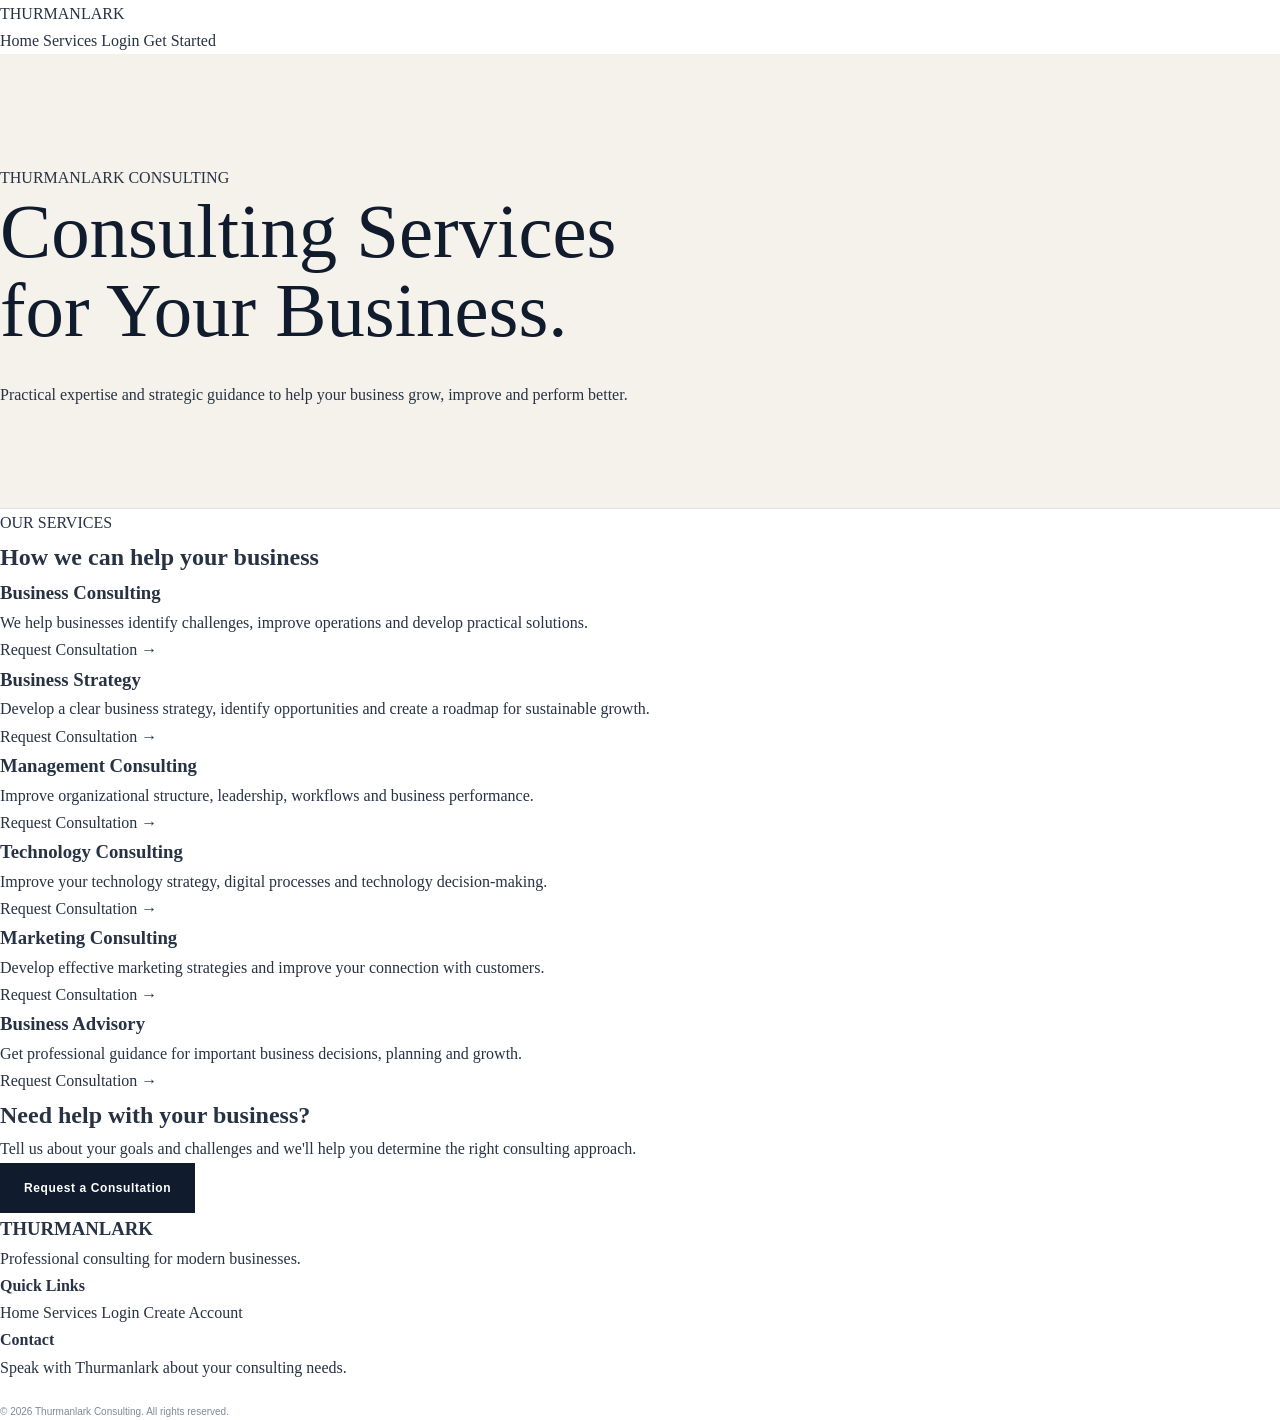
<file: templates/services.html>
<!DOCTYPE html>
<html lang="en">

<head>

    <meta charset="UTF-8">

    <meta
        name="viewport"
        content="width=device-width, initial-scale=1.0"
    >

    <title>Consulting Services | Thurmanlark</title>

    <link
        rel="stylesheet"
        href="/static/css/style.css"
    >

</head>


<body>


    <!-- Navigation -->

    <header>

        <nav class="navbar">

            <div class="logo">
                THURMANLARK
            </div>


            <div class="nav-links">

                <a href="/">
                    Home
                </a>

                <a href="/services">
                    Services
                </a>

                <a href="/login">
                    Login
                </a>

                <a
                    href="/register"
                    class="register-button"
                >
                    Get Started
                </a>

            </div>

        </nav>

    </header>



    <!-- Page Header -->

    <section class="hero">

        <div class="hero-content">

            <p class="small-title">
                THURMANLARK CONSULTING
            </p>


            <h1>
                Consulting Services
                <br>
                for Your Business.
            </h1>


            <p>

                Practical expertise and strategic
                guidance to help your business grow,
                improve and perform better.

            </p>

        </div>

    </section>



    <!-- Services -->

    <section class="services">

        <div class="section-heading">

            <p>
                OUR SERVICES
            </p>


            <h2>
                How we can help your business
            </h2>

        </div>



        <div class="service-container">


            <!-- Business Consulting -->

            <div class="service-card">

                <h3>
                    Business Consulting
                </h3>


                <p>

                    We help businesses identify
                    challenges, improve operations
                    and develop practical solutions.

                </p>


                <a href="/consultation">
                    Request Consultation →
                </a>

            </div>



            <!-- Strategy -->

            <div class="service-card">

                <h3>
                    Business Strategy
                </h3>


                <p>

                    Develop a clear business strategy,
                    identify opportunities and create
                    a roadmap for sustainable growth.

                </p>


                <a href="/consultation">
                    Request Consultation →
                </a>

            </div>



            <!-- Management -->

            <div class="service-card">

                <h3>
                    Management Consulting
                </h3>


                <p>

                    Improve organizational structure,
                    leadership, workflows and
                    business performance.

                </p>


                <a href="/consultation">
                    Request Consultation →
                </a>

            </div>



            <!-- Technology -->

            <div class="service-card">

                <h3>
                    Technology Consulting
                </h3>


                <p>

                    Improve your technology strategy,
                    digital processes and technology
                    decision-making.

                </p>


                <a href="/consultation">
                    Request Consultation →
                </a>

            </div>



            <!-- Marketing -->

            <div class="service-card">

                <h3>
                    Marketing Consulting
                </h3>


                <p>

                    Develop effective marketing
                    strategies and improve your
                    connection with customers.

                </p>


                <a href="/consultation">
                    Request Consultation →
                </a>

            </div>



            <!-- Business Advisory -->

            <div class="service-card">

                <h3>
                    Business Advisory
                </h3>


                <p>

                    Get professional guidance for
                    important business decisions,
                    planning and growth.

                </p>


                <a href="/consultation">
                    Request Consultation →
                </a>

            </div>


        </div>

    </section>



    <!-- Call To Action -->

    <section class="cta">

        <h2>
            Need help with your business?
        </h2>


        <p>

            Tell us about your goals and challenges
            and we'll help you determine the right
            consulting approach.

        </p>


        <a
            href="/consultation"
            class="primary-button"
        >
            Request a Consultation
        </a>

    </section>



    <!-- Footer -->

    <footer>

        <div class="footer-content">


            <div>

                <h3>
                    THURMANLARK
                </h3>


                <p>
                    Professional consulting
                    for modern businesses.
                </p>

            </div>


            <div>

                <h4>
                    Quick Links
                </h4>


                <a href="/">
                    Home
                </a>


                <a href="/services">
                    Services
                </a>


                <a href="/login">
                    Login
                </a>


                <a href="/register">
                    Create Account
                </a>

            </div>


            <div>

                <h4>
                    Contact
                </h4>


                <p>
                    Speak with Thurmanlark about
                    your consulting needs.
                </p>

            </div>


        </div>


        <div class="footer-bottom">

            © 2026 Thurmanlark Consulting.
            All rights reserved.

        </div>

    </footer>


</body>

</html>
</file>
<file: static/css/style.css>
/* =========================================
   THURMANLARKE
   PREMIUM CORPORATE ADVISORY WEBSITE
========================================= */

:root {
    --navy: #101c2d;
    --navy-light: #17263b;
    --gold: #b99a5d;
    --gold-light: #d1b879;
    --cream: #f5f2eb;
    --white: #ffffff;
    --text: #273243;
    --muted: #697386;
    --border: #dfe1e5;
    --soft: #f7f7f5;
    --max-width: 1240px;
}


/* =========================================
   RESET
========================================= */

* {
    margin: 0;
    padding: 0;
    box-sizing: border-box;
}

html {
    scroll-behavior: smooth;
}

body {
    font-family: Georgia, "Times New Roman", serif;
    background: var(--white);
    color: var(--text);
    line-height: 1.7;
}

a {
    text-decoration: none;
    color: inherit;
}

img {
    max-width: 100%;
    display: block;
}

.container {
    width: min(92%, var(--max-width));
    margin: 0 auto;
}


/* =========================================
   HEADER
========================================= */

.site-header {
    position: sticky;
    top: 0;
    z-index: 1000;
    background: rgba(255, 255, 255, 0.98);
    border-bottom: 1px solid var(--border);
    backdrop-filter: blur(10px);
}

.nav-container {
    min-height: 68px;
    display: flex;
    align-items: center;
    justify-content: space-between;
    gap: 25px;
}

/* SMALL LOGO — TOP LEFT */

.brand {
    display: flex;
    align-items: center;
    flex-shrink: 0;
}

.brand img {
    width: 125px;
    height: auto;
    display: block;
}

/* NAVIGATION */

.main-nav {
    display: flex;
    align-items: center;
    justify-content: flex-end;
    gap: 25px;
    margin-left: auto;
}

.main-nav a {
    font-family: Arial, sans-serif;
    font-size: 12px;
    font-weight: 600;
    color: var(--navy);
    letter-spacing: 0.03em;
    transition: 0.25s ease;
}

.main-nav a:hover {
    color: var(--gold);
}

.nav-button {
    background: var(--navy);
    color: var(--white);
    padding: 11px 17px;
    font-family: Arial, sans-serif;
    font-size: 11px;
    font-weight: 700;
    letter-spacing: 0.04em;
    white-space: nowrap;
    transition: 0.25s ease;
}

.nav-button:hover {
    background: var(--gold);
}


/* =========================================
   HERO
========================================= */

.hero {
    background: var(--cream);
    padding: 110px 0 100px;
    border-bottom: 1px solid var(--border);
}

.hero-grid {
    display: grid;
    grid-template-columns: 1.15fr 0.85fr;
    gap: 70px;
    align-items: center;
}

.eyebrow,
.section-label,
.practice-label,
.partner-role {
    display: inline-block;
    font-family: Arial, sans-serif;
    font-size: 11px;
    font-weight: 700;
    letter-spacing: 0.16em;
    color: var(--gold);
}

.eyebrow {
    margin-bottom: 25px;
}

.hero h1 {
    max-width: 760px;
    font-size: clamp(48px, 6vw, 78px);
    line-height: 1.04;
    font-weight: 500;
    color: var(--navy);
    margin-bottom: 30px;
}

.hero h1 span {
    color: var(--gold);
}

.hero-text {
    max-width: 670px;
    font-size: 18px;
    color: var(--muted);
    margin-bottom: 35px;
}

.hero-actions {
    display: flex;
    flex-wrap: wrap;
    gap: 14px;
}

.primary-button,
.secondary-button {
    display: inline-block;
    padding: 15px 24px;
    font-family: Arial, sans-serif;
    font-size: 12px;
    font-weight: 700;
    letter-spacing: 0.05em;
    transition: 0.25s ease;
}

.primary-button {
    background: var(--navy);
    color: var(--white);
}

.primary-button:hover {
    background: var(--gold);
}

.secondary-button {
    border: 1px solid var(--navy);
    color: var(--navy);
}

.secondary-button:hover {
    background: var(--navy);
    color: var(--white);
}


/* =========================================
   HERO PANEL
========================================= */

.hero-panel {
    background: var(--navy);
    color: var(--white);
    min-height: 440px;
    padding: 30px;
    display: flex;
    flex-direction: column;
    justify-content: space-between;
    border: 1px solid var(--navy);
    box-shadow: 20px 20px 0 rgba(185, 154, 93, 0.18);
}

.hero-panel-top,
.hero-panel-bottom {
    display: flex;
    justify-content: space-between;
    gap: 15px;
    font-family: Arial, sans-serif;
    font-size: 10px;
    letter-spacing: 0.12em;
    color: var(--gold-light);
}

.hero-panel-content {
    padding: 60px 0;
}

.hero-panel h3 {
    font-size: 34px;
    line-height: 1.25;
    font-weight: 400;
    margin-bottom: 22px;
}

.hero-panel p {
    color: #cbd2dc;
    font-size: 15px;
}


/* =========================================
   GENERAL SECTIONS
========================================= */

.expertise-section,
.about-section,
.services-section,
.business-section,
.process-section,
.retainer-section,
.partners-section,
.regions-section,
.contact-section {
    padding: 110px 0;
}

.section-intro {
    max-width: 700px;
}

.section-intro.centered {
    margin: 0 auto 55px;
    text-align: center;
}

.section-intro h2 {
    color: var(--navy);
    font-size: clamp(38px, 4vw, 58px);
    line-height: 1.15;
    font-weight: 500;
    margin: 15px 0 20px;
}

.section-intro h2 span {
    color: var(--gold);
}

.section-intro p {
    color: var(--muted);
    font-size: 16px;
}


/* =========================================
   INTEGRATED EXPERTISE
========================================= */

.expertise-section {
    background: var(--white);
}

.expertise-grid {
    display: grid;
    grid-template-columns: repeat(3, 1fr);
    gap: 20px;
}

.expertise-box {
    min-height: 300px;
    padding: 35px;
    border: 1px solid var(--border);
    background: var(--white);
    display: flex;
    flex-direction: column;
    justify-content: space-between;
    transition: 0.3s ease;
}

.expertise-box:hover {
    transform: translateY(-5px);
    border-color: var(--gold);
}

.featured-box {
    background: var(--navy);
    color: var(--white);
    border-color: var(--navy);
}

.box-number {
    font-family: Arial, sans-serif;
    color: var(--gold);
    font-size: 12px;
    font-weight: 700;
}

.expertise-box h3 {
    font-size: 28px;
    font-weight: 500;
    margin-bottom: 14px;
}

.expertise-box p {
    color: var(--muted);
    font-size: 15px;
}

.featured-box p {
    color: #cbd2dc;
}


/* =========================================
   STATS
========================================= */

.stats-section {
    background: var(--navy);
    padding: 0;
}

.stats-grid {
    display: grid;
    grid-template-columns: repeat(4, 1fr);
}

.stat-box {
    padding: 45px 30px;
    border-right: 1px solid rgba(255, 255, 255, 0.15);
    text-align: center;
}

.stat-box:last-child {
    border-right: none;
}

.stat-box strong {
    display: block;
    color: var(--gold-light);
    font-size: 46px;
    font-weight: 400;
    line-height: 1;
    margin-bottom: 12px;
}

.stat-box span {
    display: block;
    color: #d5dae2;
    font-family: Arial, sans-serif;
    font-size: 11px;
    line-height: 1.5;
    letter-spacing: 0.04em;
}


/* =========================================
   ABOUT
========================================= */

.about-section {
    background: var(--soft);
}

.about-grid {
    display: grid;
    grid-template-columns: 0.8fr 1.2fr;
    gap: 90px;
}

.about-content {
    background: var(--white);
    padding: 45px;
    border: 1px solid var(--border);
}

.about-content p {
    color: var(--muted);
    margin-bottom: 20px;
}

.about-content .large-text {
    color: var(--navy);
    font-size: 23px;
    line-height: 1.5;
}

.about-highlight {
    margin-top: 35px;
    padding: 25px;
    background: var(--cream);
    border-left: 3px solid var(--gold);
}

.about-highlight span {
    display: block;
    font-family: Arial, sans-serif;
    color: var(--gold);
    font-size: 10px;
    font-weight: 700;
    letter-spacing: 0.15em;
    margin-bottom: 8px;
}

.about-highlight strong {
    color: var(--navy);
    font-size: 20px;
    font-weight: 500;
}


/* =========================================
   SERVICES
========================================= */

.services-section {
    background: var(--white);
}

.practice-grid {
    display: grid;
    grid-template-columns: repeat(2, 1fr);
    gap: 25px;
}

.practice-card {
    border: 1px solid var(--border);
    padding: 45px;
    background: var(--white);
}

.practice-card.dark-card {
    background: var(--navy);
    color: var(--white);
    border-color: var(--navy);
}

.practice-header {
    display: flex;
    justify-content: space-between;
    align-items: center;
    margin-bottom: 45px;
}

.practice-number {
    font-family: Arial, sans-serif;
    color: var(--gold);
    font-size: 13px;
    font-weight: 700;
}

.practice-card h3 {
    font-size: 38px;
    font-weight: 500;
    margin-bottom: 15px;
}

.practice-card p {
    color: var(--muted);
    margin-bottom: 30px;
}

.dark-card p {
    color: #cbd2dc;
}

.practice-card ul {
    list-style: none;
    border-top: 1px solid var(--border);
}

.dark-card ul {
    border-top-color: rgba(255, 255, 255, 0.15);
}

.practice-card li {
    padding: 12px 0;
    border-bottom: 1px solid var(--border);
    font-family: Arial, sans-serif;
    font-size: 12px;
    color: var(--text);
}

.dark-card li {
    color: #e0e4ea;
    border-bottom-color: rgba(255, 255, 255, 0.15);
}


/* =========================================
   BUSINESS SETUP
========================================= */

.business-section {
    background: var(--cream);
}

.business-box {
    background: var(--navy);
    color: var(--white);
    padding: 65px;
    display: grid;
    grid-template-columns: 0.8fr 1.2fr;
    gap: 80px;
}

.business-heading h2 {
    font-size: 48px;
    line-height: 1.15;
    font-weight: 400;
    margin-top: 15px;
}

.business-content p {
    color: #cbd2dc;
    font-size: 17px;
    margin-bottom: 35px;
}

.business-items {
    display: grid;
    grid-template-columns: repeat(2, 1fr);
    gap: 15px;
}

.business-items div {
    padding: 20px;
    border: 1px solid rgba(255, 255, 255, 0.15);
}

.business-items span {
    display: block;
    font-family: Arial, sans-serif;
    color: var(--gold);
    font-size: 11px;
    margin-bottom: 8px;
}

.business-items strong {
    font-size: 16px;
    font-weight: 400;
}


/* =========================================
   HOW WE WORK
========================================= */

.process-section {
    background: var(--soft);
}

.process-grid {
    display: grid;
    grid-template-columns: repeat(4, 1fr);
    gap: 15px;
}

.process-card {
    background: var(--white);
    border: 1px solid var(--border);
    padding: 30px;
    min-height: 250px;
}

.process-card > span {
    display: block;
    color: var(--gold);
    font-family: Arial, sans-serif;
    font-size: 12px;
    font-weight: 700;
    margin-bottom: 45px;
}

.process-card h3 {
    font-size: 25px;
    font-weight: 500;
    margin-bottom: 12px;
    color: var(--navy);
}

.process-card p {
    color: var(--muted);
    font-size: 14px;
}


/* =========================================
   RETAINERS
========================================= */

.retainer-section {
    background: var(--white);
}

.retainer-grid {
    display: grid;
    grid-template-columns: repeat(3, 1fr);
    gap: 20px;
    align-items: stretch;
}

.retainer-card {
    position: relative;
    border: 1px solid var(--border);
    padding: 38px;
    background: var(--white);
    display: flex;
    flex-direction: column;
}

.retainer-card.recommended {
    background: var(--navy);
    color: var(--white);
    border-color: var(--navy);
}

.recommended-tag {
    position: absolute;
    top: 0;
    right: 0;
    background: var(--gold);
    color: var(--white);
    padding: 9px 13px;
    font-family: Arial, sans-serif;
    font-size: 9px;
    font-weight: 700;
    letter-spacing: 0.1em;
}

.retainer-top {
    display: flex;
    justify-content: space-between;
    font-family: Arial, sans-serif;
    font-size: 10px;
    font-weight: 700;
    letter-spacing: 0.12em;
    color: var(--gold);
    margin-bottom: 45px;
}

.retainer-card h3 {
    font-size: 36px;
    font-weight: 500;
    margin-bottom: 12px;
}

.retainer-card p {
    color: var(--muted);
    font-size: 14px;
    min-height: 70px;
}

.recommended p {
    color: #cbd2dc;
}

.retainer-line {
    height: 1px;
    background: var(--border);
    margin: 25px 0;
}

.recommended .retainer-line {
    background: rgba(255, 255, 255, 0.15);
}

.retainer-card ul {
    list-style: none;
    margin-bottom: 30px;
}

.retainer-card li {
    padding: 9px 0;
    color: var(--muted);
    font-family: Arial, sans-serif;
    font-size: 12px;
    border-bottom: 1px solid #eeeeee;
}

.recommended li {
    color: #dce1e8;
    border-bottom-color: rgba(255, 255, 255, 0.1);
}

.card-button {
    margin-top: auto;
    display: block;
    text-align: center;
    border: 1px solid var(--navy);
    padding: 13px;
    font-family: Arial, sans-serif;
    font-size: 11px;
    font-weight: 700;
    color: var(--navy);
    transition: 0.25s ease;
}

.card-button:hover {
    background: var(--navy);
    color: var(--white);
}

.recommended .card-button {
    border-color: var(--gold);
    color: var(--white);
}

.recommended .card-button:hover {
    background: var(--gold);
}


/* =========================================
   PARTNERS
========================================= */

.partners-section {
    background: var(--soft);
}

.partners-grid {
    display: grid;
    grid-template-columns: repeat(2, 1fr);
    gap: 25px;
}

.partner-card {
    display: grid;
    grid-template-columns: 70px 1fr;
    background: var(--white);
    border: 1px solid var(--border);
    padding: 40px;
}

.partner-number {
    color: var(--gold);
    font-family: Arial, sans-serif;
    font-size: 12px;
    font-weight: 700;
}

.partner-role {
    margin-bottom: 10px;
}

.partner-content h3 {
    font-size: 35px;
    font-weight: 500;
    color: var(--navy);
}

.partner-content h4 {
    font-family: Arial, sans-serif;
    color: var(--gold);
    font-size: 11px;
    letter-spacing: 0.1em;
    margin: 5px 0 20px;
}

.partner-content p {
    color: var(--muted);
    font-size: 14px;
}

.partner-focus {
    display: flex;
    flex-wrap: wrap;
    gap: 7px;
    margin-top: 25px;
}

.partner-focus span {
    padding: 7px 9px;
    background: var(--cream);
    color: var(--navy);
    font-family: Arial, sans-serif;
    font-size: 9px;
}


/* =========================================
   REGIONS
========================================= */

.regions-section {
    padding-top: 0;
    background: var(--soft);
}

.regions-box {
    background: var(--navy);
    color: var(--white);
    padding: 55px;
    display: flex;
    align-items: center;
    justify-content: space-between;
    gap: 50px;
}

.regions-box h2 {
    font-size: 38px;
    line-height: 1.2;
    font-weight: 400;
    margin-top: 12px;
}

.regions-list {
    display: flex;
    flex-wrap: wrap;
    gap: 10px;
}

.regions-list span {
    padding: 14px 18px;
    border: 1px solid rgba(255, 255, 255, 0.2);
    font-family: Arial, sans-serif;
    font-size: 11px;
    white-space: nowrap;
}


/* =========================================
   CONTACT
========================================= */

.contact-section {
    background: var(--cream);
}

.contact-grid {
    display: grid;
    grid-template-columns: 1fr 0.75fr;
    gap: 80px;
    align-items: center;
}

.contact-intro h2 {
    font-size: clamp(42px, 5vw, 65px);
    line-height: 1.08;
    font-weight: 500;
    color: var(--navy);
    margin: 15px 0 25px;
}

.contact-intro p {
    max-width: 620px;
    color: var(--muted);
    font-size: 16px;
}

.contact-card {
    background: var(--navy);
    color: var(--white);
    padding: 40px;
}

.contact-item {
    padding: 20px 0;
    border-bottom: 1px solid rgba(255, 255, 255, 0.15);
}

.contact-item span {
    display: block;
    color: var(--gold);
    font-family: Arial, sans-serif;
    font-size: 10px;
    font-weight: 700;
    letter-spacing: 0.12em;
    margin-bottom: 8px;
}

.contact-item a,
.contact-item strong {
    font-size: 17px;
    font-weight: 400;
    color: var(--white);
}

.contact-item a:hover {
    color: var(--gold-light);
}

.contact-button {
    display: block;
    text-align: center;
    margin-top: 30px;
    background: var(--gold);
    color: var(--white);
    padding: 15px;
    font-family: Arial, sans-serif;
    font-size: 11px;
    font-weight: 700;
    letter-spacing: 0.05em;
    transition: 0.25s ease;
}

.contact-button:hover {
    background: var(--gold-light);
}


/* =========================================
   FOOTER
========================================= */

.site-footer {
    background: #0a1422;
    color: var(--white);
    padding: 70px 0 25px;
}

.footer-main {
    display: grid;
    grid-template-columns: 1.5fr 1fr 1fr 1.2fr;
    gap: 50px;
    padding-bottom: 55px;
    border-bottom: 1px solid rgba(255, 255, 255, 0.12);
}

.footer-brand img {
    width: 150px;
    margin-bottom: 20px;
    filter: brightness(0) invert(1);
}

.footer-brand p {
    max-width: 300px;
    color: #9fa9b8;
    font-size: 14px;
}

.footer-column {
    display: flex;
    flex-direction: column;
    gap: 10px;
}

.footer-column h4 {
    color: var(--gold);
    font-family: Arial, sans-serif;
    font-size: 10px;
    letter-spacing: 0.13em;
    margin-bottom: 10px;
}

.footer-column a,
.footer-column span {
    color: #b8c0cc;
    font-family: Arial, sans-serif;
    font-size: 11px;
}

.footer-column a:hover {
    color: var(--gold-light);
}

.footer-bottom {
    display: flex;
    justify-content: space-between;
    gap: 20px;
    padding-top: 22px;
    color: #7f8998;
    font-family: Arial, sans-serif;
    font-size: 10px;
}

.footer-bottom div {
    display: flex;
    gap: 10px;
}

.footer-bottom a:hover {
    color: var(--gold);
}


/* =========================================
   TABLET
========================================= */

@media (max-width: 1050px) {

    .main-nav {
        gap: 15px;
    }

    .nav-button {
        display: none;
    }

    .hero-grid,
    .about-grid,
    .business-box,
    .contact-grid {
        gap: 45px;
    }

    .hero-grid {
        grid-template-columns: 1fr;
    }

    .hero-panel {
        max-width: 700px;
    }

    .expertise-grid,
    .retainer-grid {
        grid-template-columns: repeat(2, 1fr);
    }

    .process-grid {
        grid-template-columns: repeat(2, 1fr);
    }

    .stats-grid {
        grid-template-columns: repeat(2, 1fr);
    }

    .stat-box:nth-child(2) {
        border-right: none;
    }

    .stat-box {
        border-bottom: 1px solid rgba(255, 255, 255, 0.15);
    }

    .footer-main {
        grid-template-columns: repeat(2, 1fr);
    }
}


/* =========================================
   MOBILE
========================================= */

@media (max-width: 760px) {

    .site-header {
        position: relative;
    }

    .nav-container {
        min-height: 65px;
        justify-content: space-between;
    }

    /* SMALL MOBILE LOGO */

    .brand img {
        width: 110px;
    }

    .main-nav {
        display: none;
    }

    .nav-button {
        display: none;
    }


    /* SECTIONS */

    .hero,
    .expertise-section,
    .about-section,
    .services-section,
    .business-section,
    .process-section,
    .retainer-section,
    .partners-section,
    .contact-section {
        padding: 75px 0;
    }


    /* HERO */

    .hero h1 {
        font-size: 48px;
    }

    .hero-text {
        font-size: 16px;
    }

    .hero-panel {
        min-height: 380px;
        box-shadow: 10px 10px 0 rgba(185, 154, 93, 0.18);
    }


    /* GRIDS */

    .expertise-grid,
    .practice-grid,
    .retainer-grid,
    .partners-grid,
    .about-grid,
    .business-box,
    .contact-grid {
        grid-template-columns: 1fr;
    }

    .expertise-grid,
    .retainer-grid {
        gap: 15px;
    }


    /* STATS */

    .stats-grid {
        grid-template-columns: 1fr 1fr;
    }

    .stat-box {
        padding: 35px 15px;
    }

    .stat-box strong {
        font-size: 38px;
    }


    /* ABOUT */

    .about-grid {
        gap: 35px;
    }

    .about-content {
        padding: 30px;
    }


    /* SERVICES */

    .practice-card {
        padding: 30px;
    }


    /* BUSINESS */

    .business-box {
        padding: 35px 25px;
        gap: 35px;
    }

    .business-heading h2 {
        font-size: 38px;
    }

    .business-items {
        grid-template-columns: 1fr;
    }


    /* PROCESS */

    .process-grid {
        grid-template-columns: 1fr;
    }


    /* PARTNERS */

    .partner-card {
        grid-template-columns: 1fr;
        gap: 25px;
        padding: 30px;
    }


    /* REGIONS */

    .regions-box {
        padding: 35px 25px;
        flex-direction: column;
        align-items: flex-start;
    }

    .regions-box h2 {
        font-size: 32px;
    }

    .regions-list {
        width: 100%;
    }

    .regions-list span {
        white-space: normal;
    }


    /* FOOTER */

    .footer-main {
        grid-template-columns: 1fr;
        gap: 35px;
    }

    .footer-bottom {
        flex-direction: column;
    }
}


/* =========================================
   SMALL MOBILE
========================================= */

@media (max-width: 480px) {

    .nav-container {
        min-height: 60px;
    }

    .brand img {
        width: 100px;
    }

    .hero h1 {
        font-size: 42px;
    }

    .hero-actions {
        flex-direction: column;
    }

    .primary-button,
    .secondary-button {
        width: 100%;
        text-align: center;
    }

    .stats-grid {
        grid-template-columns: 1fr;
    }

    .stat-box {
        border-right: none;
    }

    .practice-card h3 {
        font-size: 32px;
    }

    .contact-card {
        padding: 30px 25px;
    }

}
</file>
